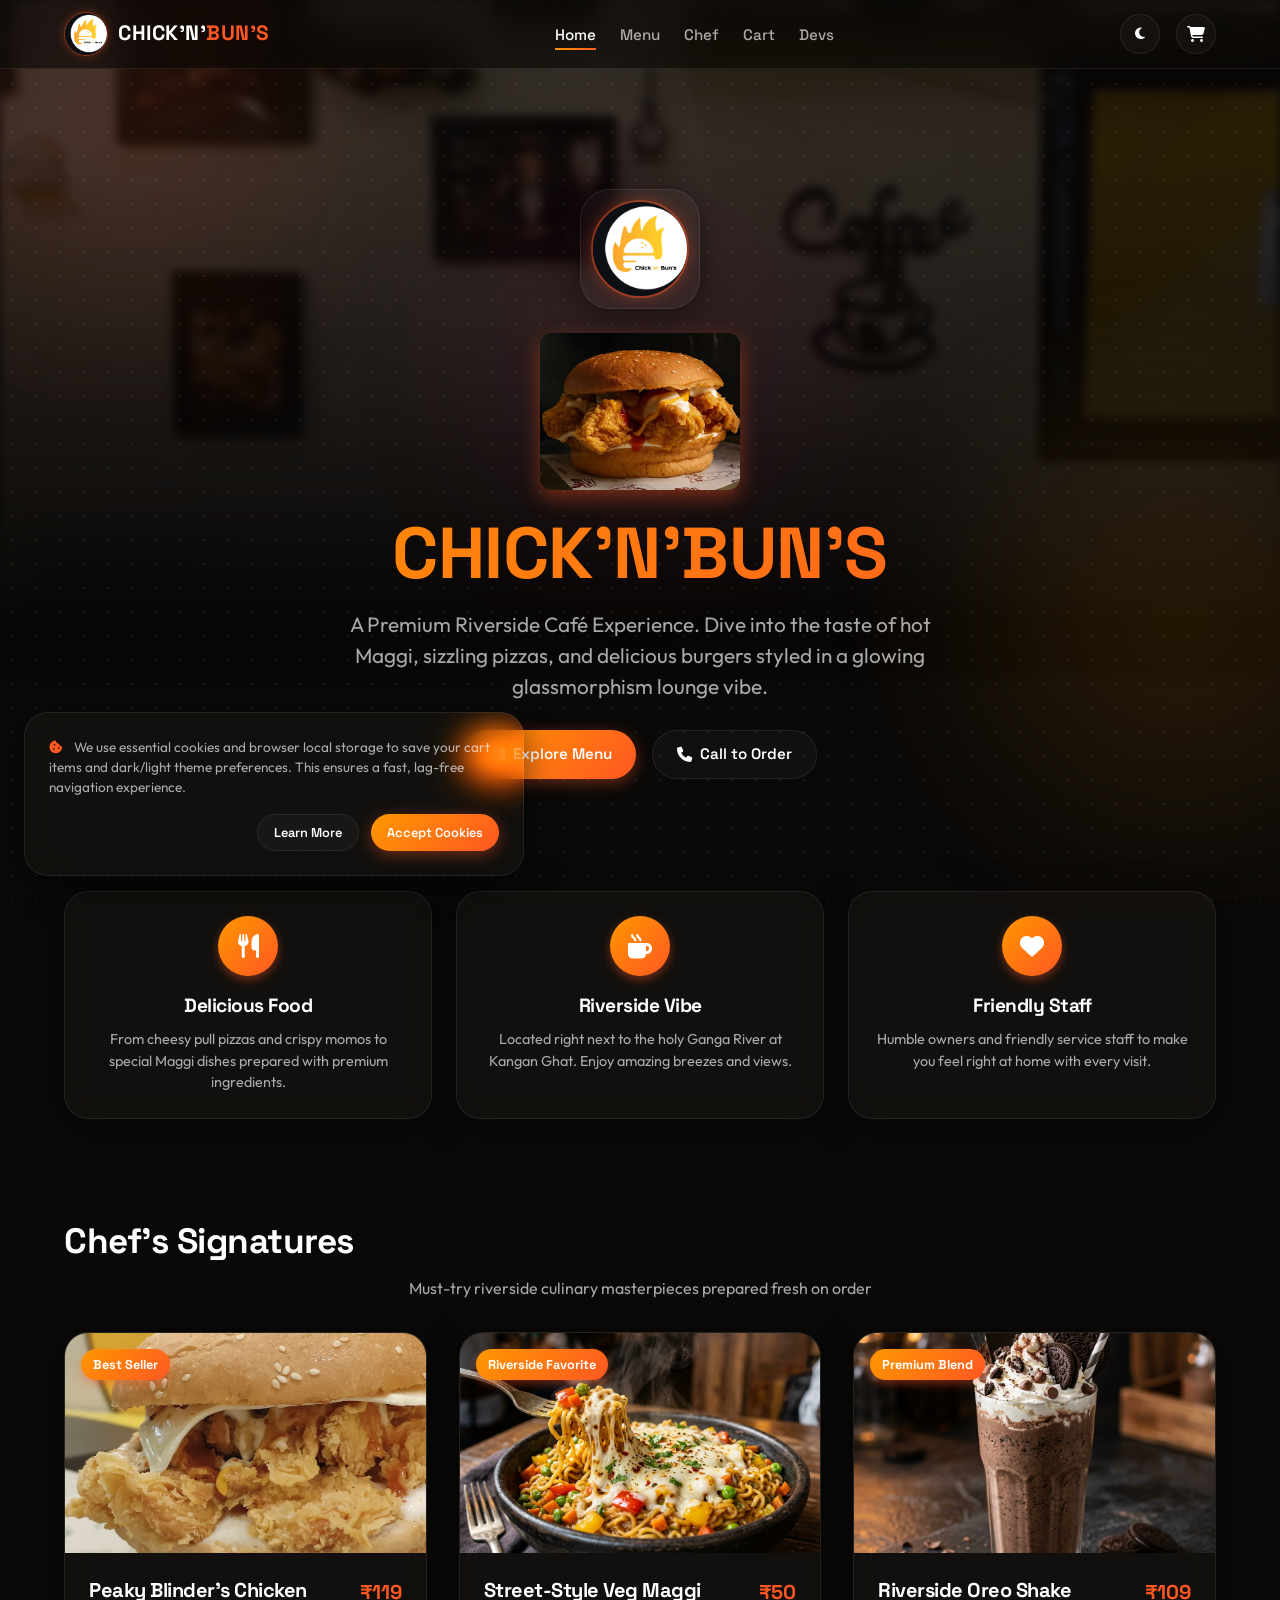
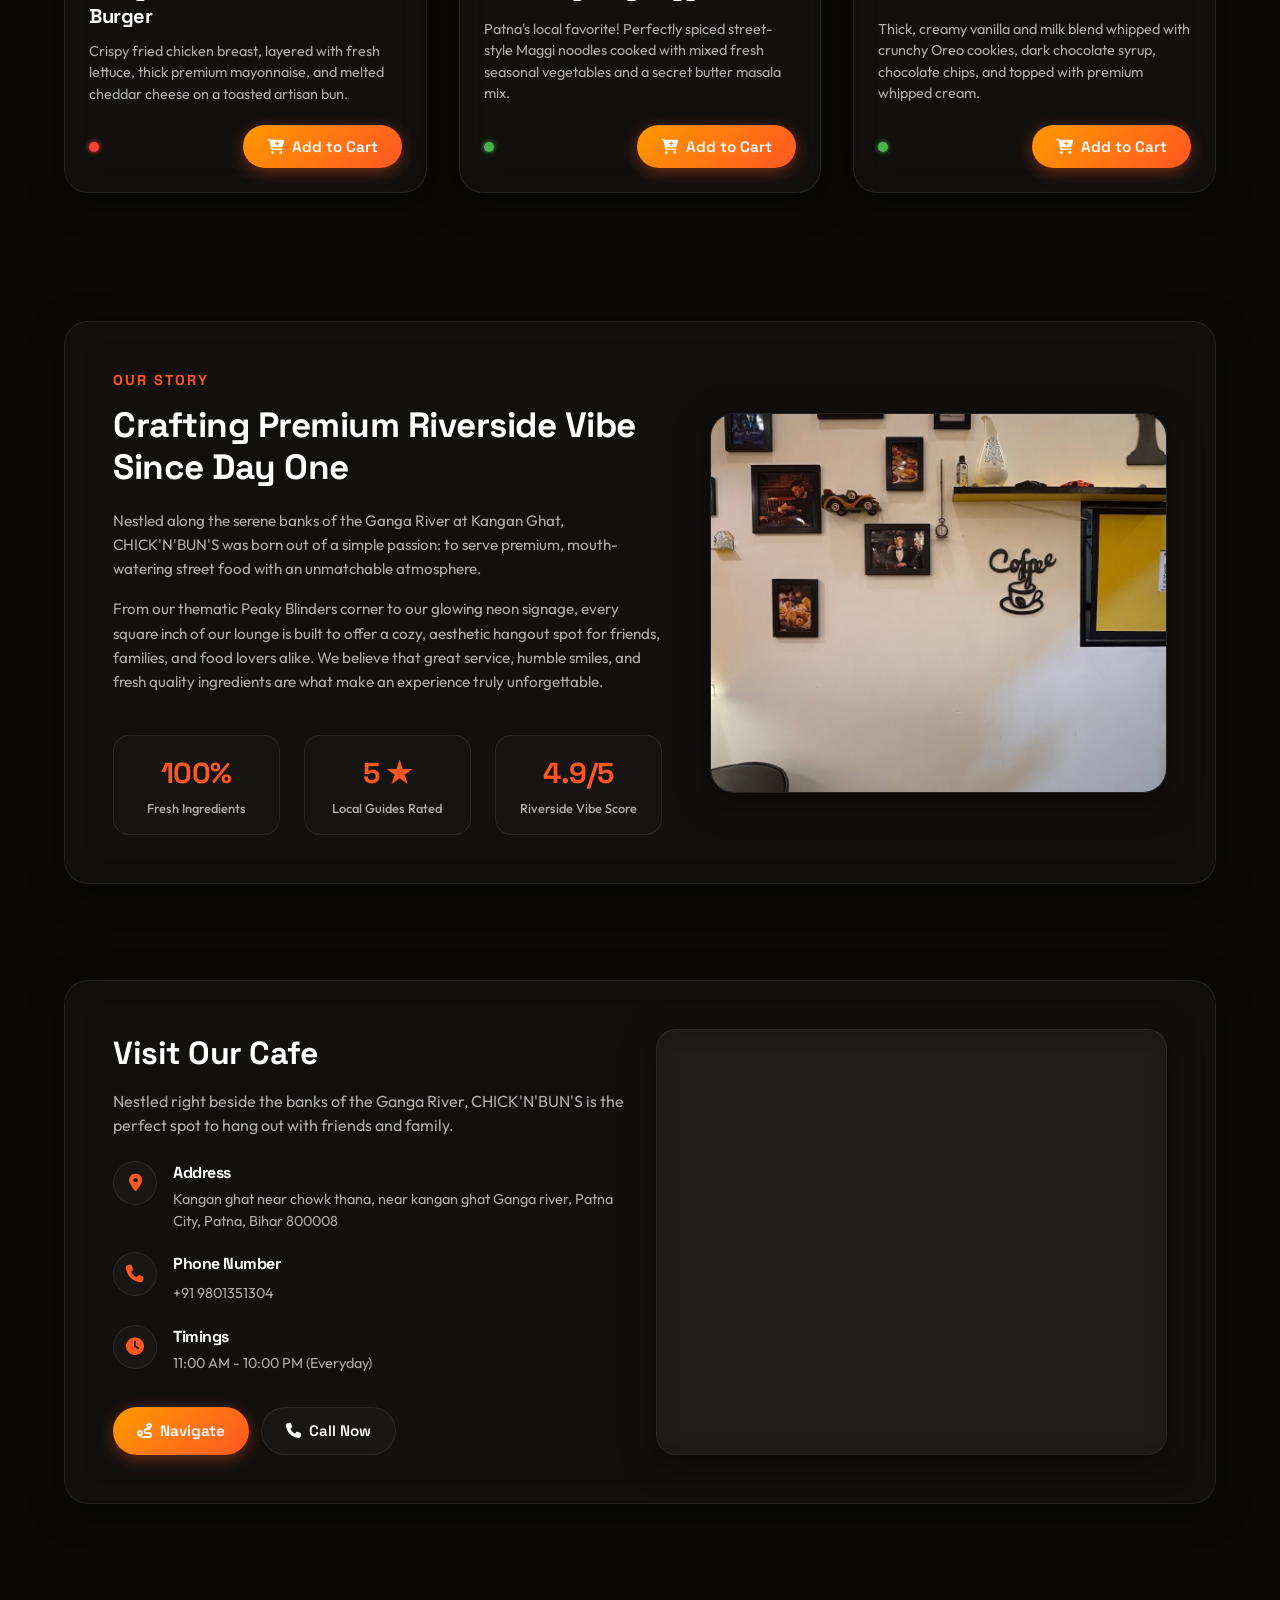
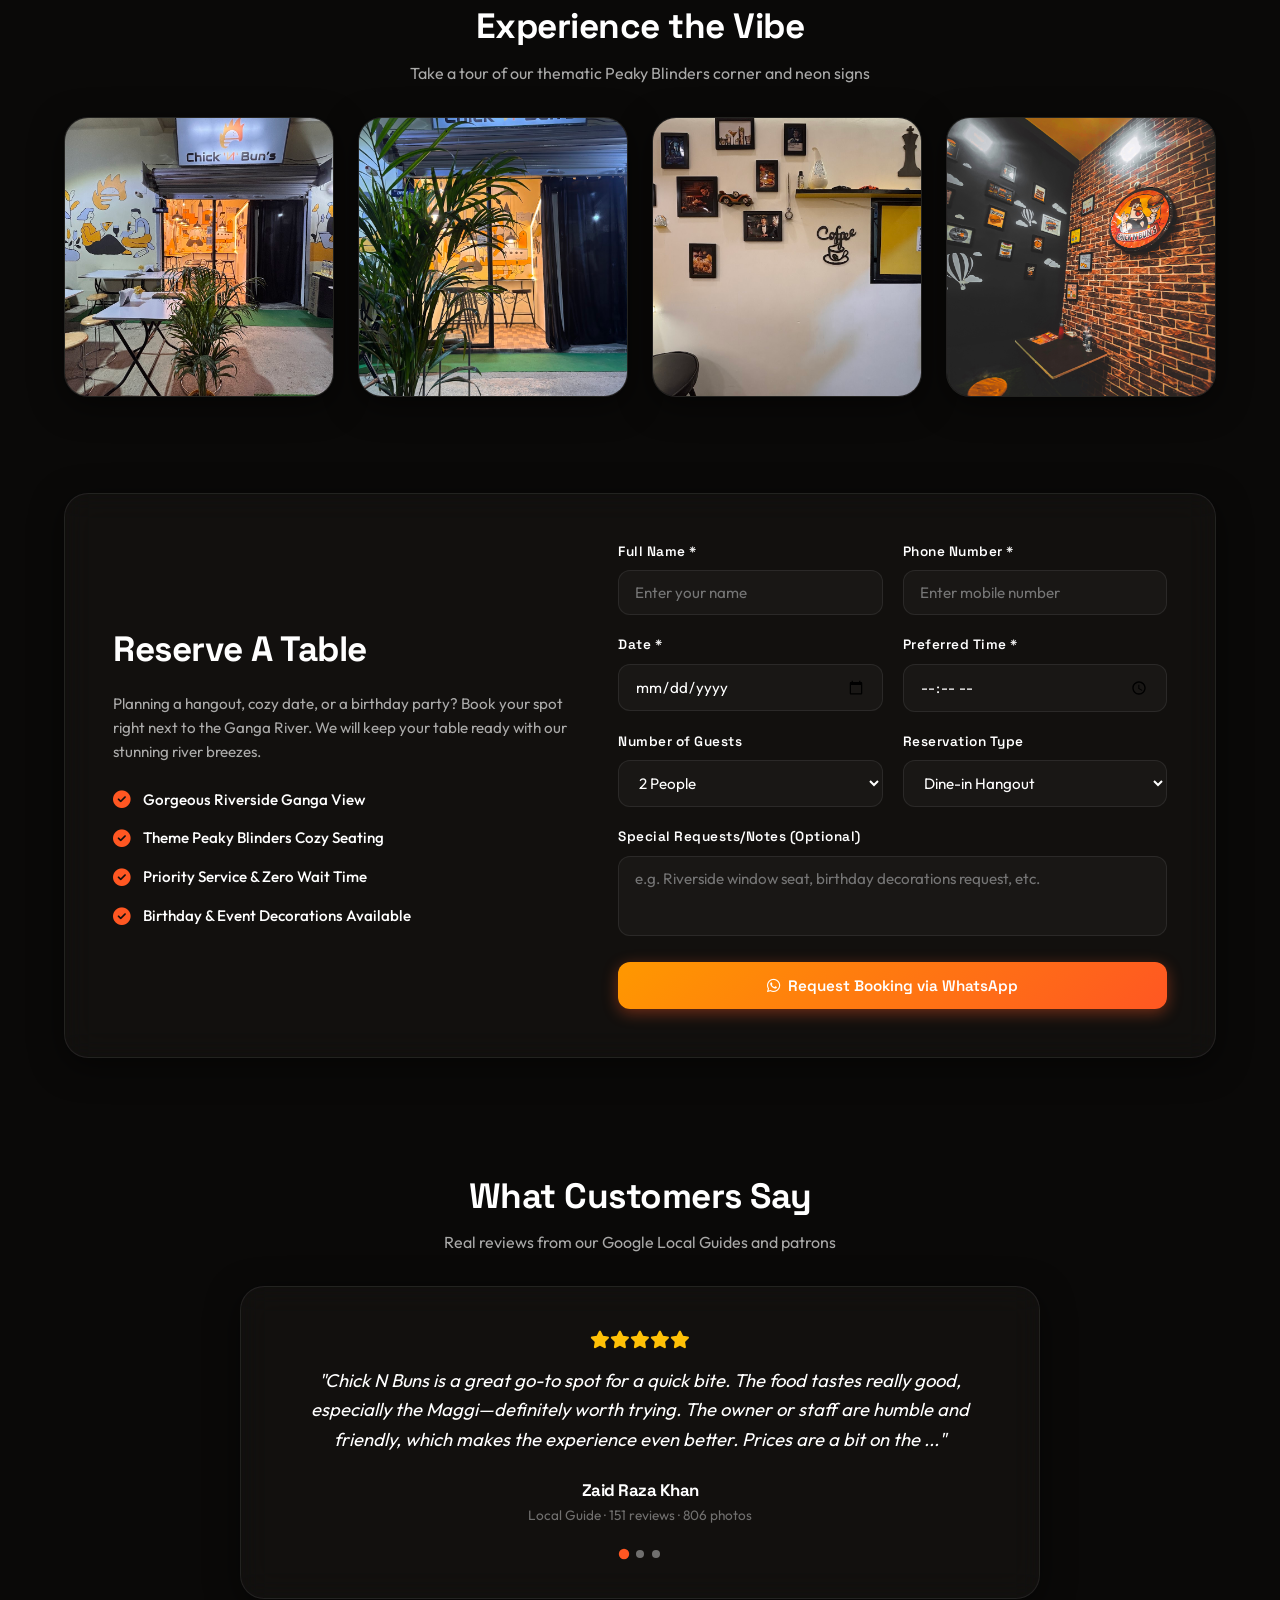
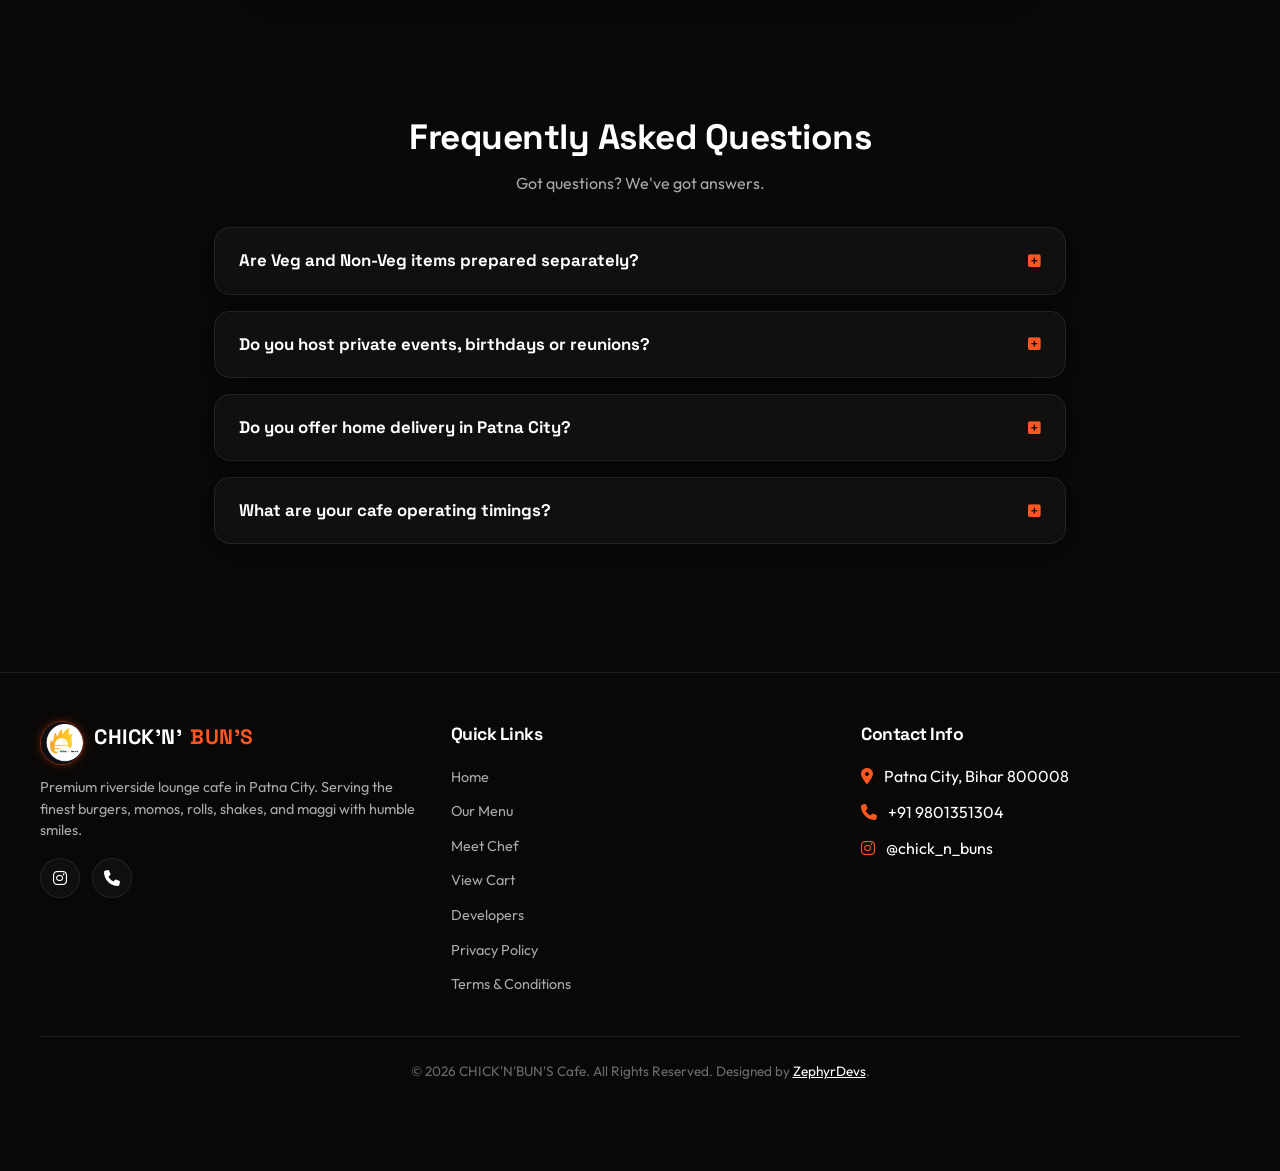
<file: index.html>
<!DOCTYPE html>
<html lang="en" data-theme="dark">
<head>
  <meta charset="UTF-8">
  <meta name="viewport" content="width=device-width, initial-scale=1.0, maximum-scale=1.0, user-scalable=no">
  <title>CHICK'N'BUN'S - Premium Glassmorphism Cafe</title>
  <meta name="description" content="Welcome to CHICK'N'BUN'S cafe in Patna City. Experience premium glassmorphism vibe, delicious maggi, pizzas, burgers and momos right next to the Kangan Ghat Ganga river.">
  
  <!-- Tab Favicon -->
  <link rel="icon" type="image/png" href="logo.png">
  
  <!-- Font Awesome Icons -->
  <link rel="stylesheet" href="https://cdnjs.cloudflare.com/ajax/libs/font-awesome/6.4.0/css/all.min.css">
  
  <!-- Custom CSS -->
  <link rel="stylesheet" href="styles.css">
  
  <!-- Immediate theme injection to prevent style flashes -->
  <script>
    const savedTheme = localStorage.getItem("theme") || "dark";
    document.documentElement.setAttribute("data-theme", savedTheme);
  </script>
</head>
<body>

  <!-- Loading Screen -->
  <div id="loader" class="loader-wrapper">
    <div class="loader-logo-container">
      <img src="logo.png" alt="Chick N Buns Logo" class="loader-logo">
      <div class="loader-circle"></div>
    </div>
    <div class="loader-text">CHICK'N'BUN'S</div>
  </div>

  <!-- Background decorations -->
  <div class="bg-blobs">
    <div class="blob blob-1"></div>
    <div class="blob blob-2"></div>
    <div class="blob blob-3"></div>
  </div>
  <div class="bg-dots"></div>

  <!-- Header Navigation -->
  <header>
    <div class="nav-container">
      <a href="index.html" class="logo-link">
        <img src="logo.png" alt="Chick N Buns Logo" class="brand-logo">
        <span class="brand-name">CHICK'N'<span>BUN'S</span></span>
      </a>
      <ul class="nav-links">
        <li><a href="index.html" class="nav-link active">Home</a></li>
        <li><a href="menu.html" class="nav-link">Menu</a></li>
        <li><a href="chef.html" class="nav-link">Chef</a></li>
        <li><a href="cart.html" class="nav-link">Cart</a></li>
        <li><a href="devs.html" class="nav-link">Devs</a></li>
      </ul>
      <div class="nav-actions">
        <button class="theme-toggle-btn" aria-label="Toggle theme">
          <i class="fa-solid fa-moon moon-icon"></i>
          <i class="fa-solid fa-sun sun-icon"></i>
        </button>
        <a href="cart.html" class="cart-icon-btn" aria-label="View Cart">
          <i class="fa-solid fa-cart-shopping"></i>
          <span class="cart-badge">0</span>
        </a>
      </div>
    </div>
  </header>

  <!-- Mobile Bottom Navigation Bar -->
  <nav class="mobile-nav">
    <div class="mobile-nav-container">
      <a href="index.html" class="mobile-nav-item active">
        <i class="fa-solid fa-house"></i>
        <span>Home</span>
      </a>
      <a href="menu.html" class="mobile-nav-item">
        <i class="fa-solid fa-book-open"></i>
        <span>Menu</span>
      </a>
      <a href="chef.html" class="mobile-nav-item">
        <i class="fa-solid fa-user-tie"></i>
        <span>Chef</span>
      </a>
      <a href="cart.html" class="mobile-nav-item cart-mobile">
        <i class="fa-solid fa-cart-shopping"></i>
        <span>Cart</span>
        <span class="cart-badge">0</span>
      </a>
      <a href="devs.html" class="mobile-nav-item">
        <i class="fa-solid fa-code"></i>
        <span>Devs</span>
      </a>
    </div>
  </nav>

  <!-- Hero Section -->
  <section class="hero">
    <div class="hero-logo-box glass-card">
      <img src="logo.png" alt="CHICK'N'BUN'S Logo">
    </div>
    <img src="burgir.png" alt="Featured Dish" class="hero-featured-image">
    <h1>CHICK'N'BUN'S</h1>
    <p>A Premium Riverside Café Experience. Dive into the taste of hot Maggi, sizzling pizzas, and delicious burgers styled in a glowing glassmorphism lounge vibe.</p>
    <div class="hero-actions">
      <a href="menu.html" class="btn btn-primary"><i class="fa-solid fa-book-open"></i> Explore Menu</a>
      <a href="tel:9801351304" class="btn btn-secondary"><i class="fa-solid fa-phone"></i> Call to Order</a>
    </div>
  </section>

  <!-- Highlights Section -->
  <section class="highlights">
    <div class="highlight-card glass-card">
      <div class="highlight-icon"><i class="fa-solid fa-utensils"></i></div>
      <h3>Delicious Food</h3>
      <p>From cheesy pull pizzas and crispy momos to special Maggi dishes prepared with premium ingredients.</p>
    </div>
    <div class="highlight-card glass-card">
      <div class="highlight-icon"><i class="fa-solid fa-mug-hot"></i></div>
      <h3>Riverside Vibe</h3>
      <p>Located right next to the holy Ganga River at Kangan Ghat. Enjoy amazing breezes and views.</p>
    </div>
    <div class="highlight-card glass-card">
      <div class="highlight-icon"><i class="fa-solid fa-heart"></i></div>
      <h3>Friendly Staff</h3>
      <p>Humble owners and friendly service staff to make you feel right at home with every visit.</p>
    </div>
  </section>

  <!-- Signature Specials Section -->
  <section class="signature-specials-section">
    <h2 class="section-title">Chef's Signatures</h2>
    <p class="section-subtitle" style="text-align: center; color: var(--text-secondary); margin-bottom: 32px;">Must-try riverside culinary masterpieces prepared fresh on order</p>
    
    <div class="specials-grid">
      <!-- Item 1: Chicken Burger -->
      <div class="special-item-card glass-card">
        <div class="special-badge">Best Seller</div>
        <div class="special-img-wrapper">
          <img src="chicken-burger.jpg" alt="Chicken Burger" loading="lazy">
        </div>
        <div class="special-info">
          <div class="special-header">
            <h3 class="special-name">Peaky Blinder's Chicken Burger</h3>
            <span class="special-price">₹119</span>
          </div>
           <p class="special-desc">Crispy fried chicken breast, layered with fresh lettuce, thick premium mayonnaise, and melted cheddar cheese on a toasted artisan bun.</p>
          <div class="special-actions">
            <span class="dot-indicator nonveg"></span>
            <button class="btn btn-primary" onclick="addToCartById('sp1')">
              <i class="fa-solid fa-cart-plus"></i> Add to Cart
            </button>
          </div>
        </div>
      </div>

      <!-- Item 2: Veg Maggi -->
      <div class="special-item-card glass-card">
        <div class="special-badge">Riverside Favorite</div>
        <div class="special-img-wrapper">
          <img src="veg-maggi.png" alt="Veg Maggi" loading="lazy">
        </div>
        <div class="special-info">
          <div class="special-header">
            <h3 class="special-name">Street-Style Veg Maggi</h3>
            <span class="special-price">₹50</span>
          </div>
          <p class="special-desc">Patna's local favorite! Perfectly spiced street-style Maggi noodles cooked with mixed fresh seasonal vegetables and a secret butter masala mix.</p>
          <div class="special-actions">
            <span class="dot-indicator veg"></span>
            <button class="btn btn-primary" onclick="addToCartById('mg4')">
              <i class="fa-solid fa-cart-plus"></i> Add to Cart
            </button>
          </div>
        </div>
      </div>

      <!-- Item 3: Oreo Shake -->
      <div class="special-item-card glass-card">
        <div class="special-badge">Premium Blend</div>
        <div class="special-img-wrapper">
          <img src="oreo-shake.png" alt="Oreo Shake" loading="lazy">
        </div>
        <div class="special-info">
          <div class="special-header">
            <h3 class="special-name">Riverside Oreo Shake</h3>
            <span class="special-price">₹109</span>
          </div>
          <p class="special-desc">Thick, creamy vanilla and milk blend whipped with crunchy Oreo cookies, dark chocolate syrup, chocolate chips, and topped with premium whipped cream.</p>
          <div class="special-actions">
            <span class="dot-indicator veg"></span>
            <button class="btn btn-primary" onclick="addToCartById('bv7')">
              <i class="fa-solid fa-cart-plus"></i> Add to Cart
            </button>
          </div>
        </div>
      </div>
    </div>
  </section>

  <!-- Our Story Section -->
  <section class="our-story-section">
    <div class="story-container glass-card">
      <div class="story-content">
        <span class="story-tag">Our Story</span>
        <h2 class="story-title">Crafting Premium Riverside Vibe Since Day One</h2>
        <p class="story-text">Nestled along the serene banks of the Ganga River at Kangan Ghat, CHICK'N'BUN'S was born out of a simple passion: to serve premium, mouth-watering street food with an unmatchable atmosphere.</p>
        <p class="story-text">From our thematic Peaky Blinders corner to our glowing neon signage, every square inch of our lounge is built to offer a cozy, aesthetic hangout spot for friends, families, and food lovers alike. We believe that great service, humble smiles, and fresh quality ingredients are what make an experience truly unforgettable.</p>
        <div class="story-stats">
          <div class="stat-card">
            <h3>100%</h3>
            <p>Fresh Ingredients</p>
          </div>
          <div class="stat-card">
            <h3>5 ★</h3>
            <p>Local Guides Rated</p>
          </div>
          <div class="stat-card">
            <h3>4.9/5</h3>
            <p>Riverside Vibe Score</p>
          </div>
        </div>
      </div>
      <div class="story-media">
        <img src="interior-peaky.jpg" alt="Cozy Lounge Cafe Interior" class="story-img" loading="lazy">
      </div>
    </div>
  </section>

  <!-- Contact and Location Map Section -->
  <section class="contact-section">
    <div class="contact-wrapper glass-card">
      <div class="contact-info">
        <h2 class="contact-title">Visit Our Cafe</h2>
        <p class="contact-desc">Nestled right beside the banks of the Ganga River, CHICK'N'BUN'S is the perfect spot to hang out with friends and family.</p>
        
        <div class="contact-detail-row">
          <div class="contact-detail-icon"><i class="fa-solid fa-location-dot"></i></div>
          <div class="contact-detail-content">
            <h4>Address</h4>
            <p>Kangan ghat near chowk thana, near kangan ghat Ganga river, Patna City, Patna, Bihar 800008</p>
          </div>
        </div>

        <div class="contact-detail-row">
          <div class="contact-detail-icon"><i class="fa-solid fa-phone"></i></div>
          <div class="contact-detail-content">
            <h4>Phone Number</h4>
            <a href="tel:9801351304">+91 9801351304</a>
          </div>
        </div>

        <div class="contact-detail-row">
          <div class="contact-detail-icon"><i class="fa-solid fa-clock"></i></div>
          <div class="contact-detail-content">
            <h4>Timings</h4>
            <p>11:00 AM - 10:00 PM (Everyday)</p>
          </div>
        </div>

        <div class="contact-actions">
          <a href="https://maps.google.com/?q=Kangan+ghat+Ganga+river+Patna+City" target="_blank" class="btn btn-primary"><i class="fa-solid fa-route"></i> Navigate</a>
          <a href="tel:9801351304" class="btn btn-secondary"><i class="fa-solid fa-phone"></i> Call Now</a>
        </div>
      </div>

      <!-- Map Block -->
      <div class="map-card glass-card">
        <!-- User provided embedded Google Map for CHICK'N'BUN'S -->
        <iframe 
          src="https://www.google.com/maps/embed?pb=!1m18!1m12!1m3!1d3598.1709711611616!2d85.23210449999999!3d25.5992344!2m3!1f0!2f0!3f0!3m2!1i1024!2i768!4f13.1!3m3!1m2!1s0x39ed5f6ee53ea379%3A0xcf2834d03ba60c78!2zQ0hJQ0vigJlO4oCZQlVO4oCZUw!5e0!3m2!1sen!2sin!4v1782484373300!5m2!1sen!2sin" 
          width="600" 
          height="450" 
          style="border:0;" 
          allowfullscreen="" 
          loading="lazy" 
          referrerpolicy="strict-origin-when-cross-origin">
        </iframe>
      </div>
    </div>
  </section>

  <!-- Gallery Section (Home Page Expansion) -->
  <section class="gallery-section">
    <h2 class="section-title">Experience the Vibe</h2>
    <p class="section-subtitle">Take a tour of our thematic Peaky Blinders corner and neon signs</p>
    
    <div class="gallery-grid">
      <div class="gallery-item glass-card">
        <img src="storefront.jpg" alt="CHICK'N'BUN'S Storefront" loading="lazy">
        <div class="gallery-overlay">
          <h4 class="gallery-overlay-text">Our Storefront</h4>
          <p class="gallery-overlay-sub">Welcome to Chick'n'Buns</p>
        </div>
      </div>
      
      <div class="gallery-item glass-card">
        <img src="storefront-close.jpg" alt="CHICK'N'BUN'S Storefront Close-up" loading="lazy">
        <div class="gallery-overlay">
          <h4 class="gallery-overlay-text">Riverside Entrance</h4>
          <p class="gallery-overlay-sub">Ganga River Patna City</p>
        </div>
      </div>

      <div class="gallery-item glass-card">
        <img src="interior-peaky.jpg" alt="Peaky Blinders Interior Theme" loading="lazy">
        <div class="gallery-overlay">
          <h4 class="gallery-overlay-text">Peaky Blinders Corner</h4>
          <p class="gallery-overlay-sub">By Order of Chick'n'Buns</p>
        </div>
      </div>

      <div class="gallery-item glass-card">
        <img src="interior-sign.png" alt="Glow Sign Neon Interior" loading="lazy">
        <div class="gallery-overlay">
          <h4 class="gallery-overlay-text">Glowing Signage</h4>
          <p class="gallery-overlay-sub">Cozy Aesthetics</p>
        </div>
      </div>
    </div>
  </section>

  <!-- Table Booking Section -->
  <section class="booking-section">
    <div class="booking-wrapper glass-card">
      <div class="booking-info">
        <h2>Reserve A Table</h2>
        <p>Planning a hangout, cozy date, or a birthday party? Book your spot right next to the Ganga River. We will keep your table ready with our stunning river breezes.</p>
        
        <ul class="booking-benefits">
          <li><i class="fa-solid fa-circle-check"></i> Gorgeous Riverside Ganga View</li>
          <li><i class="fa-solid fa-circle-check"></i> Theme Peaky Blinders Cozy Seating</li>
          <li><i class="fa-solid fa-circle-check"></i> Priority Service & Zero Wait Time</li>
          <li><i class="fa-solid fa-circle-check"></i> Birthday & Event Decorations Available</li>
        </ul>
      </div>

      <div class="booking-form-container">
        <form id="table-booking-form" class="booking-form">
          <div>
            <label for="booking-name">Full Name *</label>
            <input type="text" id="booking-name" placeholder="Enter your name" required>
          </div>
          <div>
            <label for="booking-phone">Phone Number *</label>
            <input type="tel" id="booking-phone" placeholder="Enter mobile number" required>
          </div>
          <div>
            <label for="booking-date">Date *</label>
            <input type="date" id="booking-date" required>
          </div>
          <div>
            <label for="booking-time">Preferred Time *</label>
            <input type="time" id="booking-time" required>
          </div>
          <div>
            <label for="booking-guests">Number of Guests</label>
            <select id="booking-guests">
              <option value="1">1 Person</option>
              <option value="2" selected>2 People</option>
              <option value="4">4 People</option>
              <option value="6">6 People</option>
              <option value="8">8+ People (Group)</option>
            </select>
          </div>
          <div>
            <label for="booking-type">Reservation Type</label>
            <select id="booking-type">
              <option value="Dine-in Hangout">Dine-in Hangout</option>
              <option value="Cozy Date">Cozy Date</option>
              <option value="Birthday Party">Birthday Party</option>
              <option value="Family Gathering">Family Gathering</option>
              <option value="Riverside Reunion">Riverside Reunion</option>
            </select>
          </div>
          <div class="form-group-full">
            <label for="booking-notes">Special Requests/Notes (Optional)</label>
            <textarea id="booking-notes" placeholder="e.g. Riverside window seat, birthday decorations request, etc."></textarea>
          </div>
          <div class="form-group-full">
            <button type="submit" class="btn btn-primary" style="width: 100%; border-radius: 12px; padding: 14px;">
              <i class="fa-brands fa-whatsapp"></i> Request Booking via WhatsApp
            </button>
          </div>
        </form>
      </div>
    </div>
  </section>

  <!-- Reviews Section -->
  <section class="reviews-section">
    <h2 class="section-title">What Customers Say</h2>
    <p class="section-subtitle">Real reviews from our Google Local Guides and patrons</p>
    
    <div class="reviews-carousel glass-card">
      <div class="review-slider">
        <!-- Injected via script.js -->
        <div class="review-slide active">
          <p class="review-text">Loading fresh reviews...</p>
        </div>
      </div>
      <div class="carousel-indicators">
        <!-- Injected via script.js -->
        <div class="indicator-dot active"></div>
      </div>
    </div>
  </section>

  <!-- FAQ Section -->
  <section class="faq-section">
    <h2 class="section-title" style="text-align: center;">Frequently Asked Questions</h2>
    <p class="section-subtitle" style="text-align: center; color: var(--text-secondary); margin-bottom: 24px;">Got questions? We've got answers.</p>
    
    <div class="faq-container">
      <details class="faq-item">
        <summary>Are Veg and Non-Veg items prepared separately?</summary>
        <div class="faq-content">
          Yes, absolutely. We maintain strict hygiene standards and cook all vegetarian items in separate utensils and cooking zones to respect our customers' dietary preferences.
        </div>
      </details>

      <details class="faq-item">
        <summary>Do you host private events, birthdays or reunions?</summary>
        <div class="faq-content">
          Yes, we do! Our cafe interior features an aesthetic Peaky Blinders corner and neon signs, which is a perfect setting for birthday celebrations, cozy reunions, and gatherings. You can book a spot using the table reservation form above.
        </div>
      </details>

      <details class="faq-item">
        <summary>Do you offer home delivery in Patna City?</summary>
        <div class="faq-content">
          We primarily offer self-pickup and takeaways. However, for delivery inside Patna City (near Kangan Ghat and Chowk area), please contact us directly at +91 9801351304 to confirm if delivery staff is currently available.
        </div>
      </details>

      <details class="faq-item">
        <summary>What are your cafe operating timings?</summary>
        <div class="faq-content">
          CHICK'N'BUN'S is open every day of the week from 11:00 AM to 10:00 PM. We look forward to serving you!
        </div>
      </details>
    </div>
  </section>

  <!-- Footer -->
  <footer>
    <div class="footer-container">
      <div class="footer-about">
        <a href="index.html" class="logo-link" style="margin-bottom: 12px;">
          <img src="logo.png" alt="Chick N Buns Logo" class="brand-logo">
          <span class="brand-name">CHICK'N'<span>BUN'S</span></span>
        </a>
        <p>Premium riverside lounge cafe in Patna City. Serving the finest burgers, momos, rolls, shakes, and maggi with humble smiles.</p>
        <div class="social-links">
          <a href="https://www.instagram.com/chick_n_buns/" target="_blank" class="social-btn" aria-label="Instagram"><i class="fa-brands fa-instagram"></i></a>
          <a href="tel:9801351304" class="social-btn" aria-label="Phone"><i class="fa-solid fa-phone"></i></a>
        </div>
      </div>
      
      <div>
        <h3 class="footer-links-title">Quick Links</h3>
        <ul class="footer-links">
          <li><a href="index.html">Home</a></li>
          <li><a href="menu.html">Our Menu</a></li>
          <li><a href="chef.html">Meet Chef</a></li>
          <li><a href="cart.html">View Cart</a></li>
          <li><a href="devs.html">Developers</a></li>
          <li><a href="privacy.html">Privacy Policy</a></li>
          <li><a href="terms.html">Terms & Conditions</a></li>
        </ul>
      </div>

      <div>
        <h3 class="footer-links-title">Contact Info</h3>
        <ul class="footer-links" style="gap: 12px;">
          <li><i class="fa-solid fa-location-dot" style="color: var(--accent-color); margin-right: 8px;"></i> Patna City, Bihar 800008</li>
          <li><i class="fa-solid fa-phone" style="color: var(--accent-color); margin-right: 8px;"></i> +91 9801351304</li>
          <li><i class="fa-brands fa-instagram" style="color: var(--accent-color); margin-right: 8px;"></i> @chick_n_buns</li>
        </ul>
      </div>
    </div>
    
    <div class="footer-bottom">
      &copy; 2026 CHICK'N'BUN'S Cafe. All Rights Reserved. Designed by <a href="devs.html" style="color: var(--text-primary); text-decoration: underline;">ZephyrDevs</a>.
    </div>
  </footer>

  <!-- Cookie Consent Banner -->
  <div id="cookie-banner" class="cookie-banner glass-card">
    <div class="cookie-banner-text">
      <i class="fa-solid fa-cookie-bite" style="color: var(--accent-color); margin-right: 8px;"></i>
      We use essential cookies and browser local storage to save your cart items and dark/light theme preferences. This ensures a fast, lag-free navigation experience.
    </div>
    <div class="cookie-banner-actions">
      <a href="privacy.html" class="btn btn-secondary" style="padding: 8px 16px; font-size: 0.8rem;">Learn More</a>
      <button id="accept-cookies" class="btn btn-primary" style="padding: 8px 16px; font-size: 0.8rem;">Accept Cookies</button>
    </div>
  </div>

  <!-- Script Files -->
  <script src="menu-data.js"></script>
  <script src="script.js"></script>
</body>
</html>
</file>
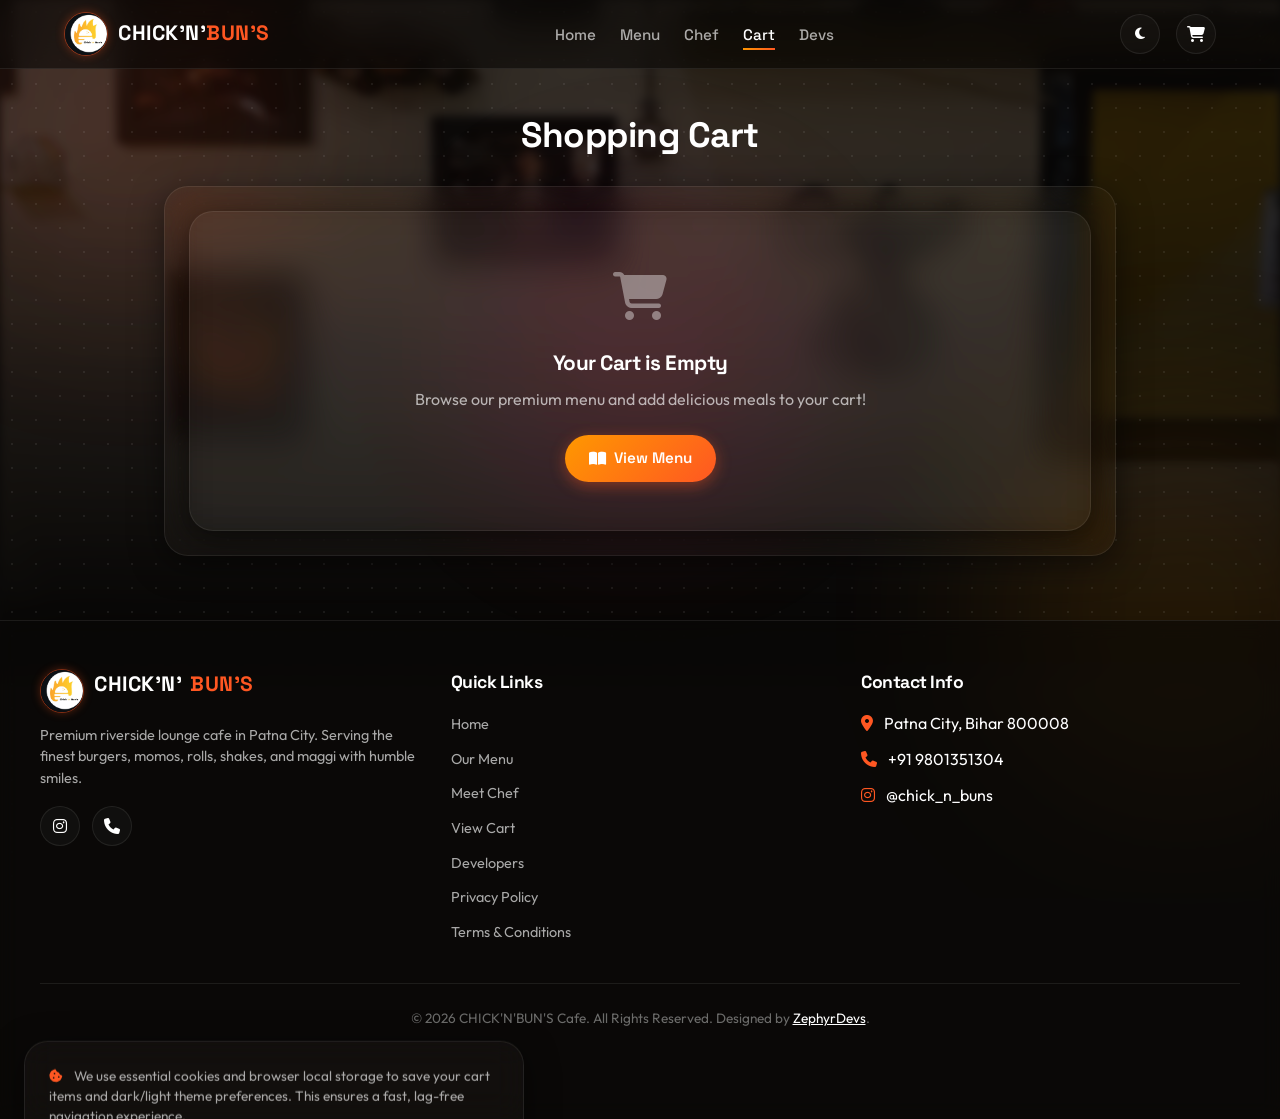
<file: cart.html>
<!DOCTYPE html>
<html lang="en" data-theme="dark">
<head>
  <meta charset="UTF-8">
  <meta name="viewport" content="width=device-width, initial-scale=1.0, maximum-scale=1.0, user-scalable=no">
  <title>Your Cart - CHICK'N'BUN'S</title>
  <meta name="description" content="View items in your cart at CHICK'N'BUN'S café. Adjust quantities, review subtotal, and place orders directly via WhatsApp or Phone call.">
  
  <!-- Tab Favicon -->
  <link rel="icon" type="image/png" href="logo.png">
  
  <!-- Font Awesome Icons -->
  <link rel="stylesheet" href="https://cdnjs.cloudflare.com/ajax/libs/font-awesome/6.4.0/css/all.min.css">
  
  <!-- Custom CSS -->
  <link rel="stylesheet" href="styles.css">
  
  <!-- Immediate theme injection to prevent style flashes -->
  <script>
    const savedTheme = localStorage.getItem("theme") || "dark";
    document.documentElement.setAttribute("data-theme", savedTheme);
  </script>
</head>
<body>

  <!-- Loading Screen -->
  <div id="loader" class="loader-wrapper">
    <div class="loader-logo-container">
      <img src="logo.png" alt="Chick N Buns Logo" class="loader-logo">
      <div class="loader-circle"></div>
    </div>
    <div class="loader-text">CHICK'N'BUN'S</div>
  </div>

  <!-- Background decorations -->
  <div class="bg-blobs">
    <div class="blob blob-1"></div>
    <div class="blob blob-2"></div>
    <div class="blob blob-3"></div>
  </div>
  <div class="bg-dots"></div>

  <!-- Header Navigation -->
  <header>
    <div class="nav-container">
      <a href="index.html" class="logo-link">
        <img src="logo.png" alt="Chick N Buns Logo" class="brand-logo">
        <span class="brand-name">CHICK'N'<span>BUN'S</span></span>
      </a>
      <ul class="nav-links">
        <li><a href="index.html" class="nav-link">Home</a></li>
        <li><a href="menu.html" class="nav-link">Menu</a></li>
        <li><a href="chef.html" class="nav-link">Chef</a></li>
        <li><a href="cart.html" class="nav-link active">Cart</a></li>
        <li><a href="devs.html" class="nav-link">Devs</a></li>
      </ul>
      <div class="nav-actions">
        <button class="theme-toggle-btn" aria-label="Toggle theme">
          <i class="fa-solid fa-moon moon-icon"></i>
          <i class="fa-solid fa-sun sun-icon"></i>
        </button>
        <a href="cart.html" class="cart-icon-btn active" aria-label="View Cart">
          <i class="fa-solid fa-cart-shopping"></i>
          <span class="cart-badge">0</span>
        </a>
      </div>
    </div>
  </header>

  <!-- Mobile Bottom Navigation Bar -->
  <nav class="mobile-nav">
    <div class="mobile-nav-container">
      <a href="index.html" class="mobile-nav-item">
        <i class="fa-solid fa-house"></i>
        <span>Home</span>
      </a>
      <a href="menu.html" class="mobile-nav-item">
        <i class="fa-solid fa-book-open"></i>
        <span>Menu</span>
      </a>
      <a href="chef.html" class="mobile-nav-item">
        <i class="fa-solid fa-user-tie"></i>
        <span>Chef</span>
      </a>
      <a href="cart.html" class="mobile-nav-item cart-mobile active">
        <i class="fa-solid fa-cart-shopping"></i>
        <span>Cart</span>
        <span class="cart-badge">0</span>
      </a>
      <a href="devs.html" class="mobile-nav-item">
        <i class="fa-solid fa-code"></i>
        <span>Devs</span>
      </a>
    </div>
  </nav>

  <!-- Cart Section Container -->
  <main class="cart-section-container">
    <h1 style="font-family: var(--font-title); font-size: 2.2rem; font-weight: 800; margin-bottom: 24px; text-align: center;">Shopping Cart</h1>
    
    <!-- Cart Grid (Switches columns dynamically in CSS & JS) -->
    <div class="cart-layout" id="cart-layout-grid">
      
      <!-- Items Listing Column -->
      <div class="cart-items-panel glass-card" id="cart-items-container">
        <!-- Rendered dynamically by script.js -->
        <div class="cart-empty-state">
          <p>Loading your cart items...</p>
        </div>
      </div>

      <!-- Pricing Summary Column -->
      <div class="cart-summary-panel glass-card" id="cart-summary-card" style="display: none;">
        <h2 class="summary-title">Summary</h2>
        
        <div class="summary-row">
          <span>Subtotal</span>
          <span id="cart-subtotal">₹0</span>
        </div>
        
        <div class="summary-row">
          <span>GST (5%)</span>
          <span id="cart-gst">₹0</span>
        </div>
        
        <div class="summary-row">
          <span>Delivery Charges</span>
          <span style="color: var(--veg-color); font-weight: 600;">FREE</span>
        </div>
        
        <div class="summary-row total-row">
          <span>Total Amount</span>
          <span class="total-price" id="cart-total">₹0</span>
        </div>

        <div class="checkout-notice">
          <i class="fa-solid fa-circle-info" style="color: var(--accent-color); margin-right: 4px;"></i> 
          Submit order via WhatsApp, then call us to confirm preparation!
        </div>

        <div class="checkout-btn-group">
          <button class="btn whatsapp-checkout-btn" id="whatsapp-checkout">
            <i class="fa-brands fa-whatsapp"></i> Order via WhatsApp
          </button>
          <a href="tel:9801351304" class="btn btn-secondary">
            <i class="fa-solid fa-phone"></i> Call to Order (+91 9801351304)
          </a>
        </div>
      </div>

    </div>
  </main>

  <!-- Footer -->
  <footer>
    <div class="footer-container">
      <div class="footer-about">
        <a href="index.html" class="logo-link" style="margin-bottom: 12px;">
          <img src="logo.png" alt="Chick N Buns Logo" class="brand-logo">
          <span class="brand-name">CHICK'N'<span>BUN'S</span></span>
        </a>
        <p>Premium riverside lounge cafe in Patna City. Serving the finest burgers, momos, rolls, shakes, and maggi with humble smiles.</p>
        <div class="social-links">
          <a href="https://www.instagram.com/chick_n_buns/" target="_blank" class="social-btn" aria-label="Instagram"><i class="fa-brands fa-instagram"></i></a>
          <a href="tel:9801351304" class="social-btn" aria-label="Phone"><i class="fa-solid fa-phone"></i></a>
        </div>
      </div>
      
      <div>
        <h3 class="footer-links-title">Quick Links</h3>
        <ul class="footer-links">
          <li><a href="index.html">Home</a></li>
          <li><a href="menu.html">Our Menu</a></li>
          <li><a href="chef.html">Meet Chef</a></li>
          <li><a href="cart.html">View Cart</a></li>
          <li><a href="devs.html">Developers</a></li>
          <li><a href="privacy.html">Privacy Policy</a></li>
          <li><a href="terms.html">Terms & Conditions</a></li>
        </ul>
      </div>

      <div>
        <h3 class="footer-links-title">Contact Info</h3>
        <ul class="footer-links" style="gap: 12px;">
          <li><i class="fa-solid fa-location-dot" style="color: var(--accent-color); margin-right: 8px;"></i> Patna City, Bihar 800008</li>
          <li><i class="fa-solid fa-phone" style="color: var(--accent-color); margin-right: 8px;"></i> +91 9801351304</li>
          <li><i class="fa-brands fa-instagram" style="color: var(--accent-color); margin-right: 8px;"></i> @chick_n_buns</li>
        </ul>
      </div>
    </div>
    
    <div class="footer-bottom">
      &copy; 2026 CHICK'N'BUN'S Cafe. All Rights Reserved. Designed by <a href="devs.html" style="color: var(--text-primary); text-decoration: underline;">ZephyrDevs</a>.
    </div>
  </footer>

  <!-- Cookie Consent Banner -->
  <div id="cookie-banner" class="cookie-banner glass-card">
    <div class="cookie-banner-text">
      <i class="fa-solid fa-cookie-bite" style="color: var(--accent-color); margin-right: 8px;"></i>
      We use essential cookies and browser local storage to save your cart items and dark/light theme preferences. This ensures a fast, lag-free navigation experience.
    </div>
    <div class="cookie-banner-actions">
      <a href="privacy.html" class="btn btn-secondary" style="padding: 8px 16px; font-size: 0.8rem;">Learn More</a>
      <button id="accept-cookies" class="btn btn-primary" style="padding: 8px 16px; font-size: 0.8rem;">Accept Cookies</button>
    </div>
  </div>

  <!-- Script Files -->
  <script src="menu-data.js"></script>
  <script src="script.js"></script>
</body>
</html>
</file>
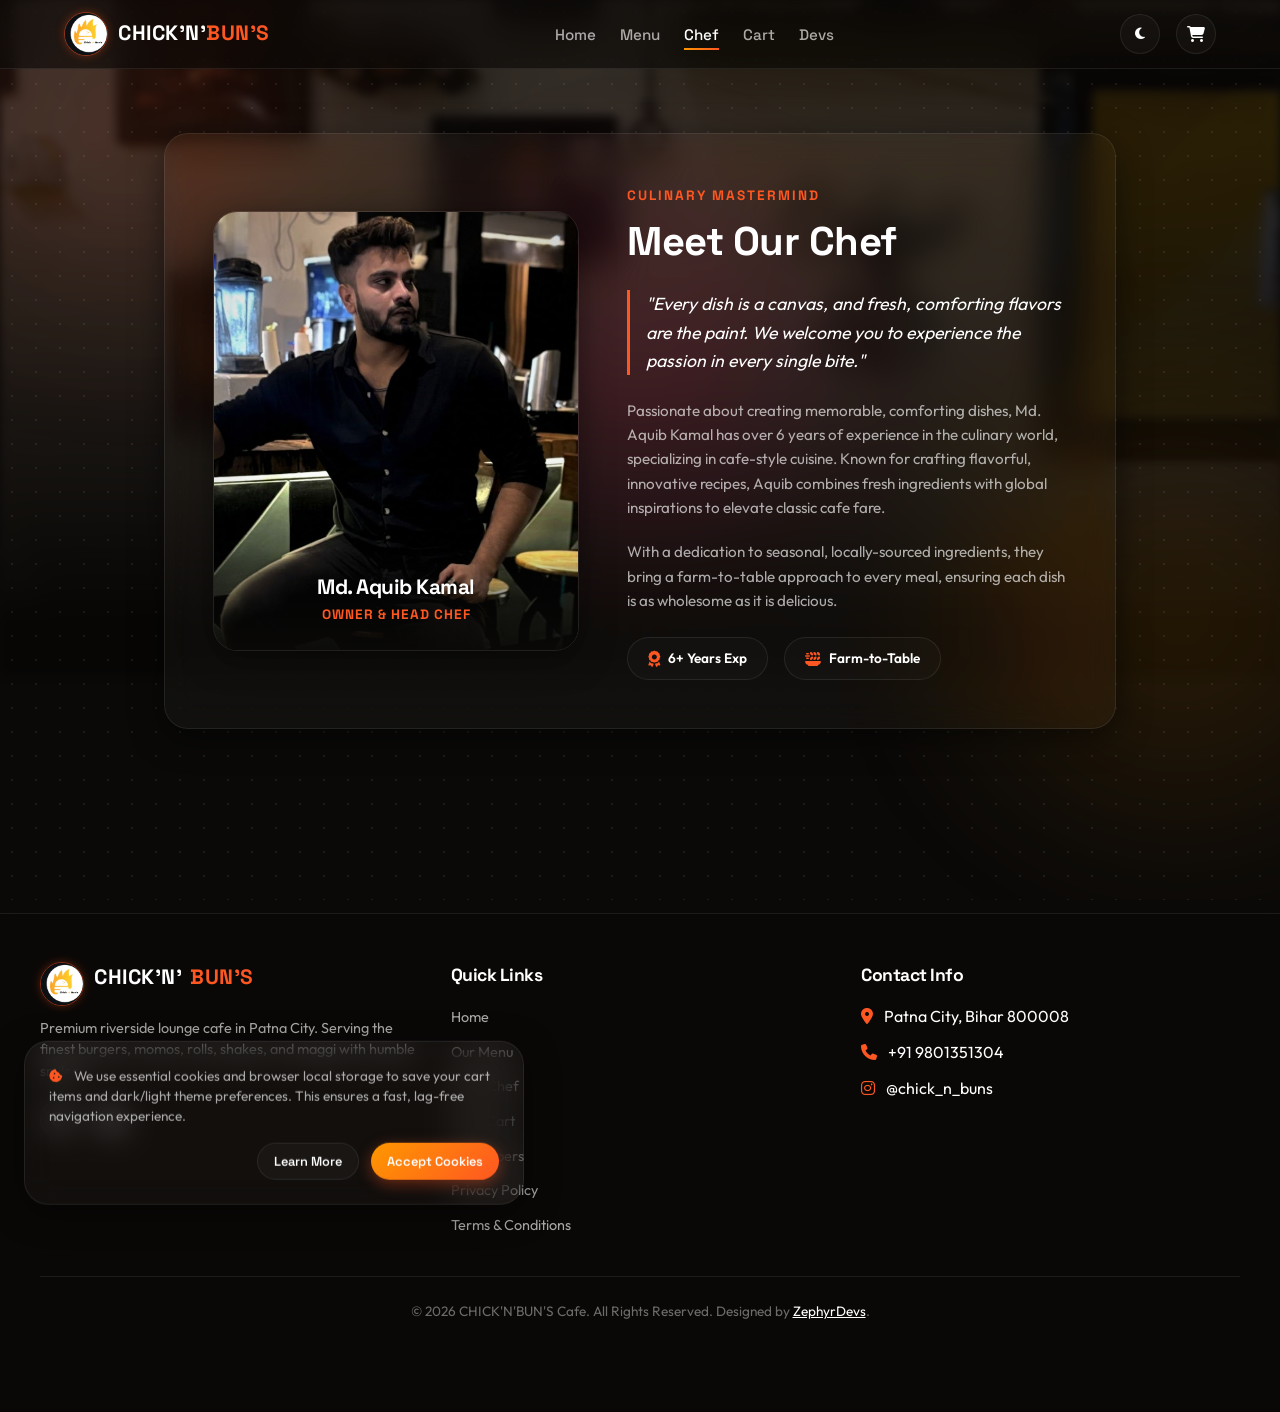
<file: chef.html>
<!DOCTYPE html>
<html lang="en" data-theme="dark">
<head>
  <meta charset="UTF-8">
  <meta name="viewport" content="width=device-width, initial-scale=1.0, maximum-scale=1.0, user-scalable=no">
  <title>Meet the Chef - CHICK'N'BUN'S</title>
  <meta name="description" content="Meet Md. Aquib Kamal, the owner and head chef of CHICK'N'BUN'S café in Patna City. Discover their culinary passion and 6+ years of cafe experience.">
  
  <!-- Tab Favicon -->
  <link rel="icon" type="image/png" href="logo.png">
  
  <!-- Font Awesome Icons -->
  <link rel="stylesheet" href="https://cdnjs.cloudflare.com/ajax/libs/font-awesome/6.4.0/css/all.min.css">
  
  <!-- Custom CSS -->
  <link rel="stylesheet" href="styles.css">
  
  <!-- Immediate theme injection to prevent style flashes -->
  <script>
    const savedTheme = localStorage.getItem("theme") || "dark";
    document.documentElement.setAttribute("data-theme", savedTheme);
  </script>
</head>
<body>

  <!-- Loading Screen -->
  <div id="loader" class="loader-wrapper">
    <div class="loader-logo-container">
      <img src="logo.png" alt="Chick N Buns Logo" class="loader-logo">
      <div class="loader-circle"></div>
    </div>
    <div class="loader-text">CHICK'N'BUN'S</div>
  </div>

  <!-- Background decorations -->
  <div class="bg-blobs">
    <div class="blob blob-1"></div>
    <div class="blob blob-2"></div>
    <div class="blob blob-3"></div>
  </div>
  <div class="bg-dots"></div>

  <!-- Header Navigation -->
  <header>
    <div class="nav-container">
      <a href="index.html" class="logo-link">
        <img src="logo.png" alt="Chick N Buns Logo" class="brand-logo">
        <span class="brand-name">CHICK'N'<span>BUN'S</span></span>
      </a>
      <ul class="nav-links">
        <li><a href="index.html" class="nav-link">Home</a></li>
        <li><a href="menu.html" class="nav-link">Menu</a></li>
        <li><a href="chef.html" class="nav-link active">Chef</a></li>
        <li><a href="cart.html" class="nav-link">Cart</a></li>
        <li><a href="devs.html" class="nav-link">Devs</a></li>
      </ul>
      <div class="nav-actions">
        <button class="theme-toggle-btn" aria-label="Toggle theme">
          <i class="fa-solid fa-moon moon-icon"></i>
          <i class="fa-solid fa-sun sun-icon"></i>
        </button>
        <a href="cart.html" class="cart-icon-btn" aria-label="View Cart">
          <i class="fa-solid fa-cart-shopping"></i>
          <span class="cart-badge">0</span>
        </a>
      </div>
    </div>
  </header>

  <!-- Mobile Bottom Navigation Bar -->
  <nav class="mobile-nav">
    <div class="mobile-nav-container">
      <a href="index.html" class="mobile-nav-item">
        <i class="fa-solid fa-house"></i>
        <span>Home</span>
      </a>
      <a href="menu.html" class="mobile-nav-item">
        <i class="fa-solid fa-book-open"></i>
        <span>Menu</span>
      </a>
      <a href="chef.html" class="mobile-nav-item active">
        <i class="fa-solid fa-user-tie"></i>
        <span>Chef</span>
      </a>
      <a href="cart.html" class="mobile-nav-item cart-mobile">
        <i class="fa-solid fa-cart-shopping"></i>
        <span>Cart</span>
        <span class="cart-badge">0</span>
      </a>
      <a href="devs.html" class="mobile-nav-item">
        <i class="fa-solid fa-code"></i>
        <span>Devs</span>
      </a>
    </div>
  </nav>

  <!-- Chef Bio Main Content -->
  <main class="chef-section">
    <div class="chef-card glass-card">
      <div class="chef-media">
        <img src="iquib.jpg" alt="Md. Aquib Kamal" onerror="this.src='logo.png'">
        <div class="chef-overlay">
          <h3>Md. Aquib Kamal</h3>
          <p>Owner & Head Chef</p>
        </div>
      </div>
      
      <div class="chef-details">
        <span class="chef-tag">Culinary Mastermind</span>
        <h1>Meet Our Chef</h1>
        
        <p class="chef-quote">
          "Every dish is a canvas, and fresh, comforting flavors are the paint. We welcome you to experience the passion in every single bite."
        </p>
        
        <p class="chef-bio-text">
          Passionate about creating memorable, comforting dishes, Md. Aquib Kamal has over 6 years of experience in the culinary world, specializing in cafe-style cuisine. Known for crafting flavorful, innovative recipes, Aquib combines fresh ingredients with global inspirations to elevate classic cafe fare.
        </p>
        
        <p class="chef-bio-text">
          With a dedication to seasonal, locally-sourced ingredients, they bring a farm-to-table approach to every meal, ensuring each dish is as wholesome as it is delicious.
        </p>
        
        <div class="chef-badges">
          <div class="chef-badge-item">
            <i class="fa-solid fa-award"></i>
            <span>6+ Years Exp</span>
          </div>
          <div class="chef-badge-item">
            <i class="fa-solid fa-plate-wheat"></i>
            <span>Farm-to-Table</span>
          </div>
        </div>
      </div>
    </div>
  </main>

  <!-- Footer -->
  <footer>
    <div class="footer-container">
      <div class="footer-about">
        <a href="index.html" class="logo-link" style="margin-bottom: 12px;">
          <img src="logo.png" alt="Chick N Buns Logo" class="brand-logo">
          <span class="brand-name">CHICK'N'<span>BUN'S</span></span>
        </a>
        <p>Premium riverside lounge cafe in Patna City. Serving the finest burgers, momos, rolls, shakes, and maggi with humble smiles.</p>
        <div class="social-links">
          <a href="https://www.instagram.com/chick_n_buns/" target="_blank" class="social-btn" aria-label="Instagram"><i class="fa-brands fa-instagram"></i></a>
          <a href="tel:9801351304" class="social-btn" aria-label="Phone"><i class="fa-solid fa-phone"></i></a>
        </div>
      </div>
      
      <div>
        <h3 class="footer-links-title">Quick Links</h3>
        <ul class="footer-links">
          <li><a href="index.html">Home</a></li>
          <li><a href="menu.html">Our Menu</a></li>
          <li><a href="chef.html">Meet Chef</a></li>
          <li><a href="cart.html">View Cart</a></li>
          <li><a href="devs.html">Developers</a></li>
          <li><a href="privacy.html">Privacy Policy</a></li>
          <li><a href="terms.html">Terms & Conditions</a></li>
        </ul>
      </div>

      <div>
        <h3 class="footer-links-title">Contact Info</h3>
        <ul class="footer-links" style="gap: 12px;">
          <li><i class="fa-solid fa-location-dot" style="color: var(--accent-color); margin-right: 8px;"></i> Patna City, Bihar 800008</li>
          <li><i class="fa-solid fa-phone" style="color: var(--accent-color); margin-right: 8px;"></i> +91 9801351304</li>
          <li><i class="fa-brands fa-instagram" style="color: var(--accent-color); margin-right: 8px;"></i> @chick_n_buns</li>
        </ul>
      </div>
    </div>
    
    <div class="footer-bottom">
      &copy; 2026 CHICK'N'BUN'S Cafe. All Rights Reserved. Designed by <a href="devs.html" style="color: var(--text-primary); text-decoration: underline;">ZephyrDevs</a>.
    </div>
  </footer>

  <!-- Cookie Consent Banner -->
  <div id="cookie-banner" class="cookie-banner glass-card">
    <div class="cookie-banner-text">
      <i class="fa-solid fa-cookie-bite" style="color: var(--accent-color); margin-right: 8px;"></i>
      We use essential cookies and browser local storage to save your cart items and dark/light theme preferences. This ensures a fast, lag-free navigation experience.
    </div>
    <div class="cookie-banner-actions">
      <a href="privacy.html" class="btn btn-secondary" style="padding: 8px 16px; font-size: 0.8rem;">Learn More</a>
      <button id="accept-cookies" class="btn btn-primary" style="padding: 8px 16px; font-size: 0.8rem;">Accept Cookies</button>
    </div>
  </div>

  <!-- Script Files -->
  <script src="menu-data.js"></script>
  <script src="script.js"></script>
</body>
</html>
</file>
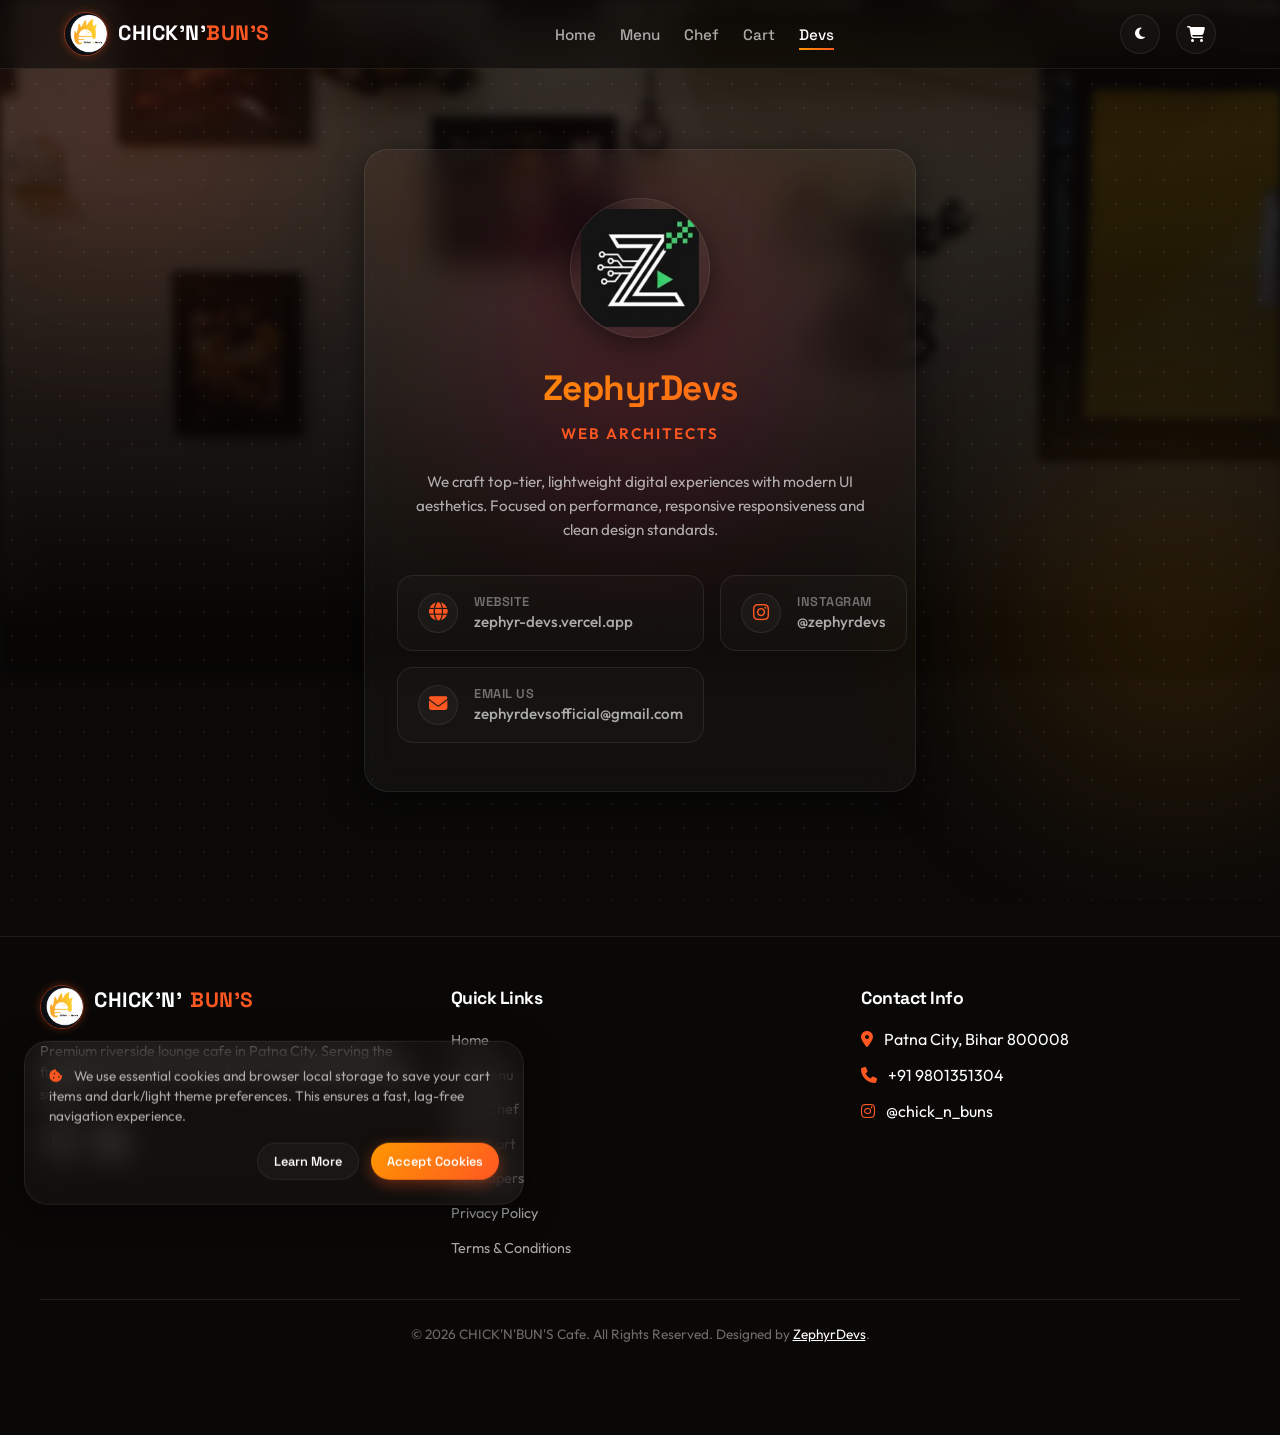
<file: devs.html>
<!DOCTYPE html>
<html lang="en" data-theme="dark">
<head>
  <meta charset="UTF-8">
  <meta name="viewport" content="width=device-width, initial-scale=1.0, maximum-scale=1.0, user-scalable=no">
  <title>Developers - ZephyrDevs</title>
  <meta name="description" content="Meet ZephyrDevs, the development team behind CHICK'N'BUN'S cafe website. Premium web engineering, UX design and web applications.">
  
  <!-- Tab Favicon -->
  <link rel="icon" type="image/png" href="logo.png">
  
  <!-- Font Awesome Icons -->
  <link rel="stylesheet" href="https://cdnjs.cloudflare.com/ajax/libs/font-awesome/6.4.0/css/all.min.css">
  
  <!-- Custom CSS -->
  <link rel="stylesheet" href="styles.css">
  
  <!-- Immediate theme injection to prevent style flashes -->
  <script>
    const savedTheme = localStorage.getItem("theme") || "dark";
    document.documentElement.setAttribute("data-theme", savedTheme);
  </script>
</head>
<body>

  <!-- Loading Screen -->
  <div id="loader" class="loader-wrapper">
    <div class="loader-logo-container">
      <img src="logo.png" alt="Chick N Buns Logo" class="loader-logo">
      <div class="loader-circle"></div>
    </div>
    <div class="loader-text">CHICK'N'BUN'S</div>
  </div>

  <!-- Background decorations -->
  <div class="bg-blobs">
    <div class="blob blob-1"></div>
    <div class="blob blob-2"></div>
    <div class="blob blob-3"></div>
  </div>
  <div class="bg-dots"></div>

  <!-- Header Navigation -->
  <header>
    <div class="nav-container">
      <a href="index.html" class="logo-link">
        <img src="logo.png" alt="Chick N Buns Logo" class="brand-logo">
        <span class="brand-name">CHICK'N'<span>BUN'S</span></span>
      </a>
      <ul class="nav-links">
        <li><a href="index.html" class="nav-link">Home</a></li>
        <li><a href="menu.html" class="nav-link">Menu</a></li>
        <li><a href="chef.html" class="nav-link">Chef</a></li>
        <li><a href="cart.html" class="nav-link">Cart</a></li>
        <li><a href="devs.html" class="nav-link active">Devs</a></li>
      </ul>
      <div class="nav-actions">
        <button class="theme-toggle-btn" aria-label="Toggle theme">
          <i class="fa-solid fa-moon moon-icon"></i>
          <i class="fa-solid fa-sun sun-icon"></i>
        </button>
        <a href="cart.html" class="cart-icon-btn" aria-label="View Cart">
          <i class="fa-solid fa-cart-shopping"></i>
          <span class="cart-badge">0</span>
        </a>
      </div>
    </div>
  </header>

  <!-- Mobile Bottom Navigation Bar -->
  <nav class="mobile-nav">
    <div class="mobile-nav-container">
      <a href="index.html" class="mobile-nav-item">
        <i class="fa-solid fa-house"></i>
        <span>Home</span>
      </a>
      <a href="menu.html" class="mobile-nav-item">
        <i class="fa-solid fa-book-open"></i>
        <span>Menu</span>
      </a>
      <a href="chef.html" class="mobile-nav-item">
        <i class="fa-solid fa-user-tie"></i>
        <span>Chef</span>
      </a>
      <a href="cart.html" class="mobile-nav-item cart-mobile">
        <i class="fa-solid fa-cart-shopping"></i>
        <span>Cart</span>
        <span class="cart-badge">0</span>
      </a>
      <a href="devs.html" class="mobile-nav-item active">
        <i class="fa-solid fa-code"></i>
        <span>Devs</span>
      </a>
    </div>
  </nav>

  <!-- Developers Section -->
  <main class="devs-section">
    <div class="devs-card glass-card">
      <div class="devs-logo-wrapper">
        <!-- Displaying zephyrdevs logo as requested -->
        <img src="zephyr-logo.png" alt="ZephyrDevs Logo" onerror="this.src='logo.png'">
      </div>
      <h2 class="devs-name">ZephyrDevs</h2>
      <div class="devs-tagline">Web Architects</div>
      <p class="devs-desc">We craft top-tier, lightweight digital experiences with modern UI aesthetics. Focused on performance, responsive responsiveness and clean design standards.</p>
      
      <!-- Contact links -->
      <div class="devs-links-grid">
        <a href="https://zephyr-devs.vercel.app" target="_blank" class="devs-contact-item">
          <div class="devs-contact-icon"><i class="fa-solid fa-globe"></i></div>
          <div class="devs-contact-text">
            <h4>Website</h4>
            <p>zephyr-devs.vercel.app</p>
          </div>
        </a>

        <a href="https://www.instagram.com/zephyrdevs/" target="_blank" class="devs-contact-item">
          <div class="devs-contact-icon"><i class="fa-brands fa-instagram"></i></div>
          <div class="devs-contact-text">
            <h4>Instagram</h4>
            <p>@zephyrdevs</p>
          </div>
        </a>

        <a href="mailto:zephyrdevsofficial@gmail.com" class="devs-contact-item" style="grid-column: span 1;">
          <div class="devs-contact-icon"><i class="fa-solid fa-envelope"></i></div>
          <div class="devs-contact-text">
            <h4>Email Us</h4>
            <p>zephyrdevsofficial@gmail.com</p>
          </div>
        </a>
      </div>
    </div>
  </main>

  <!-- Footer -->
  <footer>
    <div class="footer-container">
      <div class="footer-about">
        <a href="index.html" class="logo-link" style="margin-bottom: 12px;">
          <img src="logo.png" alt="Chick N Buns Logo" class="brand-logo">
          <span class="brand-name">CHICK'N'<span>BUN'S</span></span>
        </a>
        <p>Premium riverside lounge cafe in Patna City. Serving the finest burgers, momos, rolls, shakes, and maggi with humble smiles.</p>
        <div class="social-links">
          <a href="https://www.instagram.com/chick_n_buns/" target="_blank" class="social-btn" aria-label="Instagram"><i class="fa-brands fa-instagram"></i></a>
          <a href="tel:9801351304" class="social-btn" aria-label="Phone"><i class="fa-solid fa-phone"></i></a>
        </div>
      </div>
      
      <div>
        <h3 class="footer-links-title">Quick Links</h3>
        <ul class="footer-links">
          <li><a href="index.html">Home</a></li>
          <li><a href="menu.html">Our Menu</a></li>
          <li><a href="chef.html">Meet Chef</a></li>
          <li><a href="cart.html">View Cart</a></li>
          <li><a href="devs.html">Developers</a></li>
          <li><a href="privacy.html">Privacy Policy</a></li>
          <li><a href="terms.html">Terms & Conditions</a></li>
        </ul>
      </div>

      <div>
        <h3 class="footer-links-title">Contact Info</h3>
        <ul class="footer-links" style="gap: 12px;">
          <li><i class="fa-solid fa-location-dot" style="color: var(--accent-color); margin-right: 8px;"></i> Patna City, Bihar 800008</li>
          <li><i class="fa-solid fa-phone" style="color: var(--accent-color); margin-right: 8px;"></i> +91 9801351304</li>
          <li><i class="fa-brands fa-instagram" style="color: var(--accent-color); margin-right: 8px;"></i> @chick_n_buns</li>
        </ul>
      </div>
    </div>
    
    <div class="footer-bottom">
      &copy; 2026 CHICK'N'BUN'S Cafe. All Rights Reserved. Designed by <a href="devs.html" style="color: var(--text-primary); text-decoration: underline;">ZephyrDevs</a>.
    </div>
  </footer>

  <!-- Cookie Consent Banner -->
  <div id="cookie-banner" class="cookie-banner glass-card">
    <div class="cookie-banner-text">
      <i class="fa-solid fa-cookie-bite" style="color: var(--accent-color); margin-right: 8px;"></i>
      We use essential cookies and browser local storage to save your cart items and dark/light theme preferences. This ensures a fast, lag-free navigation experience.
    </div>
    <div class="cookie-banner-actions">
      <a href="privacy.html" class="btn btn-secondary" style="padding: 8px 16px; font-size: 0.8rem;">Learn More</a>
      <button id="accept-cookies" class="btn btn-primary" style="padding: 8px 16px; font-size: 0.8rem;">Accept Cookies</button>
    </div>
  </div>

  <!-- Script Files -->
  <script src="menu-data.js"></script>
  <script src="script.js"></script>
</body>
</html>
</file>
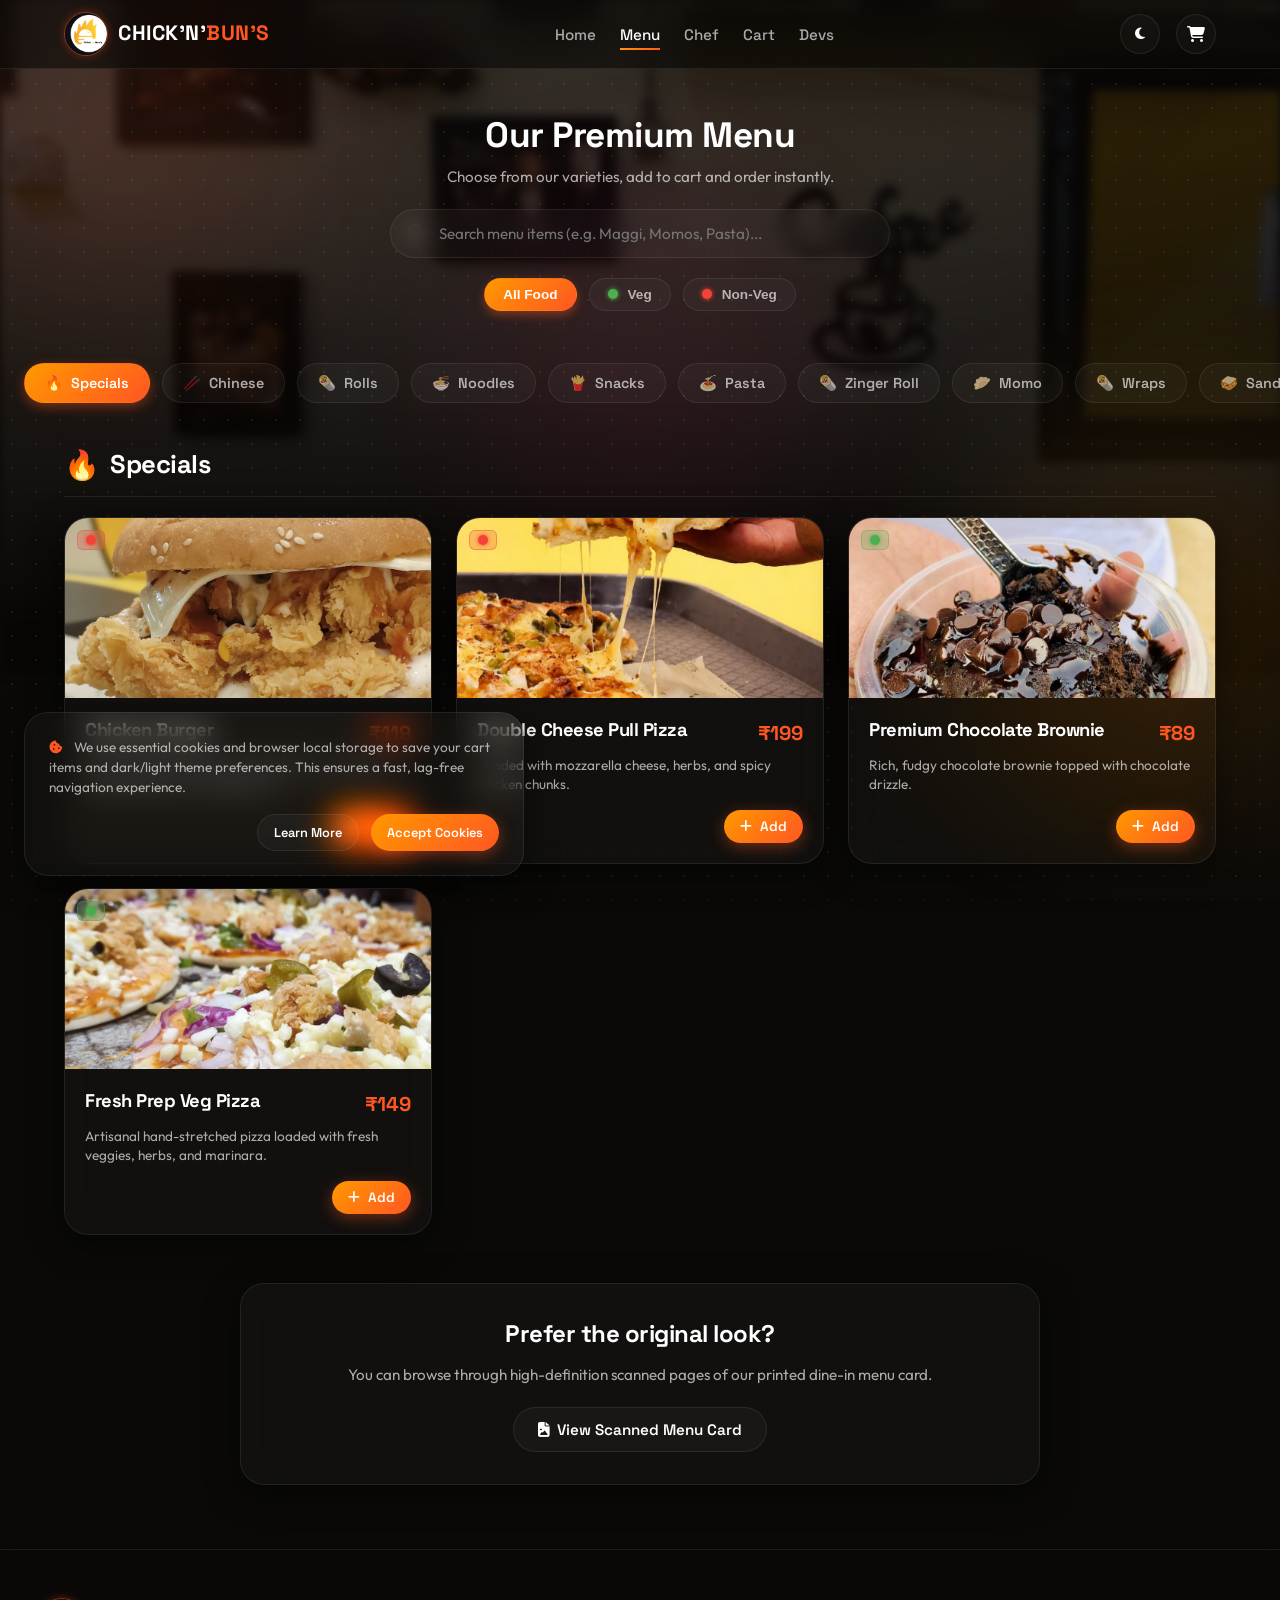
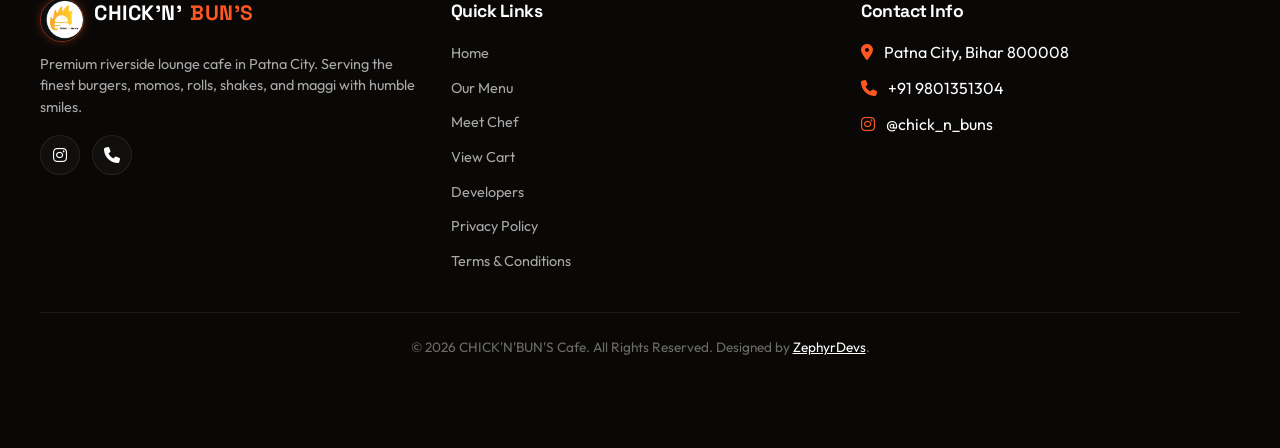
<file: menu.html>
<!DOCTYPE html>
<html lang="en" data-theme="dark">
<head>
  <meta charset="UTF-8">
  <meta name="viewport" content="width=device-width, initial-scale=1.0, maximum-scale=1.0, user-scalable=no">
  <title>Our Menu - CHICK'N'BUN'S</title>
  <meta name="description" content="Explore the gourmet menu of CHICK'N'BUN'S. Browse through Noodles, Rolls, Snacks, Shakes, and Momos. Add to cart and order directly on WhatsApp or Call.">
  
  <!-- Tab Favicon -->
  <link rel="icon" type="image/png" href="logo.png">
  
  <!-- Font Awesome Icons -->
  <link rel="stylesheet" href="https://cdnjs.cloudflare.com/ajax/libs/font-awesome/6.4.0/css/all.min.css">
  
  <!-- Custom CSS -->
  <link rel="stylesheet" href="styles.css">
  
  <!-- Immediate theme injection to prevent style flashes -->
  <script>
    const savedTheme = localStorage.getItem("theme") || "dark";
    document.documentElement.setAttribute("data-theme", savedTheme);
  </script>
</head>
<body>

  <!-- Loading Screen -->
  <div id="loader" class="loader-wrapper">
    <div class="loader-logo-container">
      <img src="logo.png" alt="Chick N Buns Logo" class="loader-logo">
      <div class="loader-circle"></div>
    </div>
    <div class="loader-text">CHICK'N'BUN'S</div>
  </div>

  <!-- Background decorations -->
  <div class="bg-blobs">
    <div class="blob blob-1"></div>
    <div class="blob blob-2"></div>
    <div class="blob blob-3"></div>
  </div>
  <div class="bg-dots"></div>

  <!-- Header Navigation -->
  <header>
    <div class="nav-container">
      <a href="index.html" class="logo-link">
        <img src="logo.png" alt="Chick N Buns Logo" class="brand-logo">
        <span class="brand-name">CHICK'N'<span>BUN'S</span></span>
      </a>
      <ul class="nav-links">
        <li><a href="index.html" class="nav-link">Home</a></li>
        <li><a href="menu.html" class="nav-link active">Menu</a></li>
        <li><a href="chef.html" class="nav-link">Chef</a></li>
        <li><a href="cart.html" class="nav-link">Cart</a></li>
        <li><a href="devs.html" class="nav-link">Devs</a></li>
      </ul>
      <div class="nav-actions">
        <button class="theme-toggle-btn" aria-label="Toggle theme">
          <i class="fa-solid fa-moon moon-icon"></i>
          <i class="fa-solid fa-sun sun-icon"></i>
        </button>
        <a href="cart.html" class="cart-icon-btn" aria-label="View Cart">
          <i class="fa-solid fa-cart-shopping"></i>
          <span class="cart-badge">0</span>
        </a>
      </div>
    </div>
  </header>

  <!-- Mobile Bottom Navigation Bar -->
  <nav class="mobile-nav">
    <div class="mobile-nav-container">
      <a href="index.html" class="mobile-nav-item">
        <i class="fa-solid fa-house"></i>
        <span>Home</span>
      </a>
      <a href="menu.html" class="mobile-nav-item active">
        <i class="fa-solid fa-book-open"></i>
        <span>Menu</span>
      </a>
      <a href="chef.html" class="mobile-nav-item">
        <i class="fa-solid fa-user-tie"></i>
        <span>Chef</span>
      </a>
      <a href="cart.html" class="mobile-nav-item cart-mobile">
        <i class="fa-solid fa-cart-shopping"></i>
        <span>Cart</span>
        <span class="cart-badge">0</span>
      </a>
      <a href="devs.html" class="mobile-nav-item">
        <i class="fa-solid fa-code"></i>
        <span>Devs</span>
      </a>
    </div>
  </nav>

  <!-- Menu Header & Controls -->
  <section class="menu-header">
    <h1 style="font-family: var(--font-title); font-size: 2.2rem; font-weight: 800;">Our Premium Menu</h1>
    <p style="color: var(--text-secondary); font-size: 0.95rem; margin-top: 4px;">Choose from our varieties, add to cart and order instantly.</p>
    
    <!-- Search Bar -->
    <div class="menu-search-wrapper">
      <i class="fa-solid fa-magnifying-glass search-icon"></i>
      <input type="text" id="menu-search" class="menu-search-input" placeholder="Search menu items (e.g. Maggi, Momos, Pasta)...">
    </div>

    <!-- Veg/Nonveg Filters -->
    <div class="filter-options">
      <button class="filter-chip active all-chip" data-filter="all">All Food</button>
      <button class="filter-chip veg-chip" data-filter="veg">
        <span class="dot-indicator veg" style="position:static; margin-right:4px;"></span> Veg
      </button>
      <button class="filter-chip nonveg-chip" data-filter="nonveg">
        <span class="dot-indicator nonveg" style="position:static; margin-right:4px;"></span> Non-Veg
      </button>
    </div>
  </section>

  <!-- Categories Horizontal Slider -->
  <div class="categories-slider" id="categories-slider">
    <!-- Injected dynamically via script.js -->
    <button class="category-tab active">Specials</button>
  </div>

  <!-- Menu Listing Container -->
  <main class="menu-grid-container" id="menu-grid-container">
    <!-- Menu items and sections will be rendered here dynamically by script.js -->
    <div class="cart-empty-state glass-card" style="margin: 20px auto; max-width: 500px;">
      <p>Loading premium delicacies...</p>
    </div>
  </main>

  <!-- CTA for physical menu -->
  <section class="menu-grid-container" style="margin-top: 32px;">
    <div class="physical-menu-cta glass-card">
      <h3>Prefer the original look?</h3>
      <p>You can browse through high-definition scanned pages of our printed dine-in menu card.</p>
      <button class="btn btn-secondary" id="open-physical-menu">
        <i class="fa-solid fa-file-image"></i> View Scanned Menu Card
      </button>
    </div>
  </section>

  <!-- Scanned Menu Lightbox Modal -->
  <div class="lightbox-modal" id="physical-menu-lightbox">
    <button class="lightbox-close" id="lightbox-close" aria-label="Close menu lightbox">&times;</button>
    <div class="lightbox-slider">
      <button class="lightbox-arrow lightbox-arrow-left" id="lightbox-prev" aria-label="Previous page"><i class="fa-solid fa-chevron-left"></i></button>
      <!-- Images are dynamically cloned or loaded here in script.js -->
      <button class="lightbox-arrow lightbox-arrow-right" id="lightbox-next" aria-label="Next page"><i class="fa-solid fa-chevron-right"></i></button>
    </div>
    <div class="lightbox-pagination" id="lightbox-pagination">Page 1 of 4</div>
  </div>

  <!-- Footer -->
  <footer>
    <div class="footer-container">
      <div class="footer-about">
        <a href="index.html" class="logo-link" style="margin-bottom: 12px;">
          <img src="logo.png" alt="Chick N Buns Logo" class="brand-logo">
          <span class="brand-name">CHICK'N'<span>BUN'S</span></span>
        </a>
        <p>Premium riverside lounge cafe in Patna City. Serving the finest burgers, momos, rolls, shakes, and maggi with humble smiles.</p>
        <div class="social-links">
          <a href="https://www.instagram.com/chick_n_buns/" target="_blank" class="social-btn" aria-label="Instagram"><i class="fa-brands fa-instagram"></i></a>
          <a href="tel:9801351304" class="social-btn" aria-label="Phone"><i class="fa-solid fa-phone"></i></a>
        </div>
      </div>
      
      <div>
        <h3 class="footer-links-title">Quick Links</h3>
        <ul class="footer-links">
          <li><a href="index.html">Home</a></li>
          <li><a href="menu.html">Our Menu</a></li>
          <li><a href="chef.html">Meet Chef</a></li>
          <li><a href="cart.html">View Cart</a></li>
          <li><a href="devs.html">Developers</a></li>
          <li><a href="privacy.html">Privacy Policy</a></li>
          <li><a href="terms.html">Terms & Conditions</a></li>
        </ul>
      </div>

      <div>
        <h3 class="footer-links-title">Contact Info</h3>
        <ul class="footer-links" style="gap: 12px;">
          <li><i class="fa-solid fa-location-dot" style="color: var(--accent-color); margin-right: 8px;"></i> Patna City, Bihar 800008</li>
          <li><i class="fa-solid fa-phone" style="color: var(--accent-color); margin-right: 8px;"></i> +91 9801351304</li>
          <li><i class="fa-brands fa-instagram" style="color: var(--accent-color); margin-right: 8px;"></i> @chick_n_buns</li>
        </ul>
      </div>
    </div>
    
    <div class="footer-bottom">
      &copy; 2026 CHICK'N'BUN'S Cafe. All Rights Reserved. Designed by <a href="devs.html" style="color: var(--text-primary); text-decoration: underline;">ZephyrDevs</a>.
    </div>
  </footer>

  <!-- Cookie Consent Banner -->
  <div id="cookie-banner" class="cookie-banner glass-card">
    <div class="cookie-banner-text">
      <i class="fa-solid fa-cookie-bite" style="color: var(--accent-color); margin-right: 8px;"></i>
      We use essential cookies and browser local storage to save your cart items and dark/light theme preferences. This ensures a fast, lag-free navigation experience.
    </div>
    <div class="cookie-banner-actions">
      <a href="privacy.html" class="btn btn-secondary" style="padding: 8px 16px; font-size: 0.8rem;">Learn More</a>
      <button id="accept-cookies" class="btn btn-primary" style="padding: 8px 16px; font-size: 0.8rem;">Accept Cookies</button>
    </div>
  </div>

  <!-- Script Files -->
  <script src="menu-data.js"></script>
  <script src="script.js"></script>
</body>
</html>
</file>
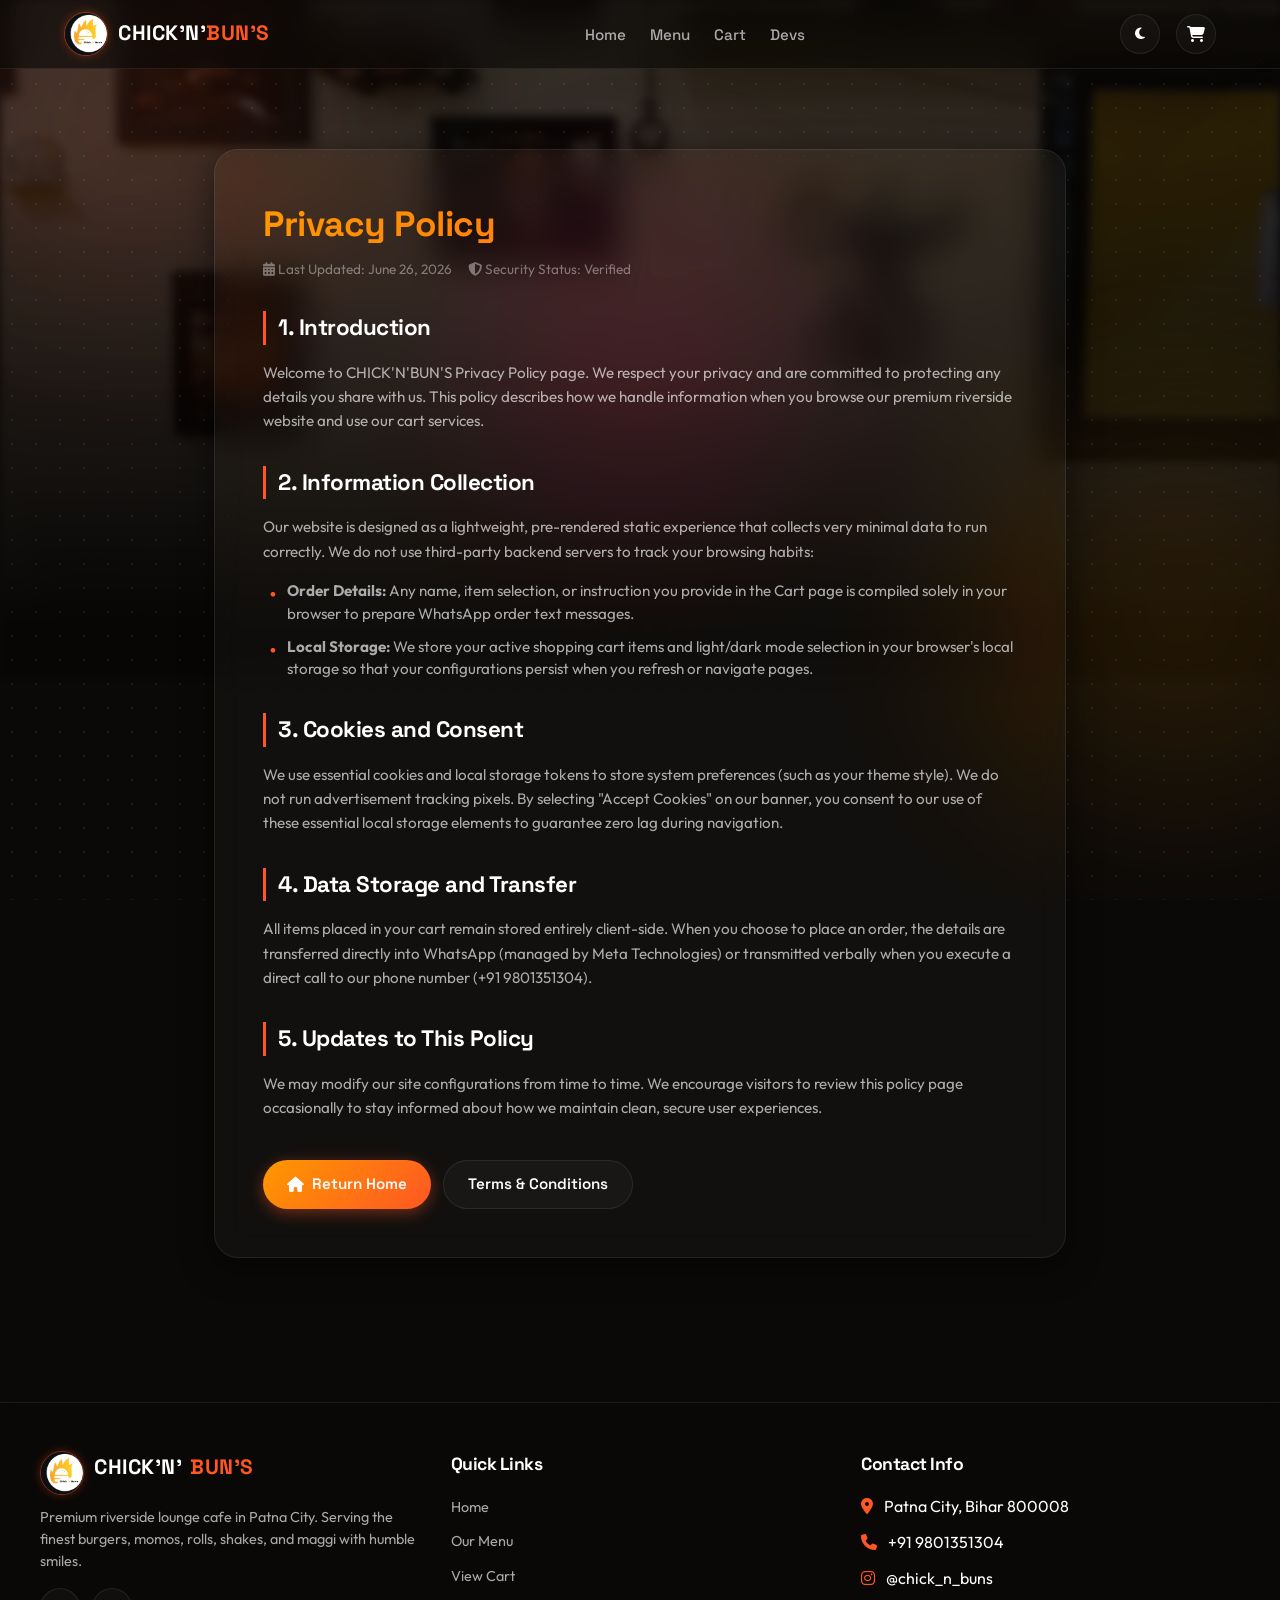
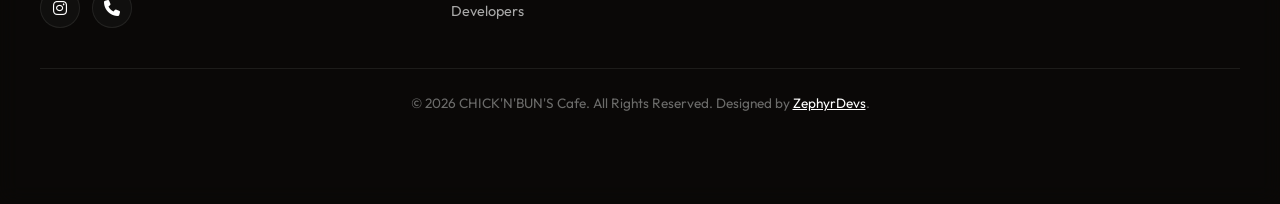
<file: privacy.html>
<!DOCTYPE html>
<html lang="en" data-theme="dark">
<head>
  <meta charset="UTF-8">
  <meta name="viewport" content="width=device-width, initial-scale=1.0, maximum-scale=1.0, user-scalable=no">
  <title>Privacy Policy - CHICK'N'BUN'S</title>
  
  <!-- Tab Favicon -->
  <link rel="icon" type="image/png" href="logo.png">
  
  <!-- Font Awesome Icons -->
  <link rel="stylesheet" href="https://cdnjs.cloudflare.com/ajax/libs/font-awesome/6.4.0/css/all.min.css">
  
  <!-- Custom CSS -->
  <link rel="stylesheet" href="styles.css">
  
  <!-- Immediate theme injection to prevent style flashes -->
  <script>
    const savedTheme = localStorage.getItem("theme") || "dark";
    document.documentElement.setAttribute("data-theme", savedTheme);
  </script>
</head>
<body>

  <!-- Loading Screen -->
  <div id="loader" class="loader-wrapper">
    <div class="loader-logo-container">
      <img src="logo.png" alt="Chick N Buns Logo" class="loader-logo">
      <div class="loader-circle"></div>
    </div>
    <div class="loader-text">CHICK'N'BUN'S</div>
  </div>

  <!-- Background decorations -->
  <div class="bg-blobs">
    <div class="blob blob-1"></div>
    <div class="blob blob-2"></div>
    <div class="blob blob-3"></div>
  </div>
  <div class="bg-dots"></div>

  <!-- Header Navigation -->
  <header>
    <div class="nav-container">
      <a href="index.html" class="logo-link">
        <img src="logo.png" alt="Chick N Buns Logo" class="brand-logo">
        <span class="brand-name">CHICK'N'<span>BUN'S</span></span>
      </a>
      <ul class="nav-links">
        <li><a href="index.html" class="nav-link">Home</a></li>
        <li><a href="menu.html" class="nav-link">Menu</a></li>
        <li><a href="cart.html" class="nav-link">Cart</a></li>
        <li><a href="devs.html" class="nav-link">Devs</a></li>
      </ul>
      <div class="nav-actions">
        <button class="theme-toggle-btn" aria-label="Toggle theme">
          <i class="fa-solid fa-moon moon-icon"></i>
          <i class="fa-solid fa-sun sun-icon"></i>
        </button>
        <a href="cart.html" class="cart-icon-btn" aria-label="View Cart">
          <i class="fa-solid fa-cart-shopping"></i>
          <span class="cart-badge">0</span>
        </a>
      </div>
    </div>
  </header>

  <!-- Mobile Bottom Navigation Bar -->
  <nav class="mobile-nav">
    <div class="mobile-nav-container">
      <a href="index.html" class="mobile-nav-item">
        <i class="fa-solid fa-house"></i>
        <span>Home</span>
      </a>
      <a href="menu.html" class="mobile-nav-item">
        <i class="fa-solid fa-book-open"></i>
        <span>Menu</span>
      </a>
      <a href="cart.html" class="mobile-nav-item cart-mobile">
        <i class="fa-solid fa-cart-shopping"></i>
        <span>Cart</span>
        <span class="cart-badge">0</span>
      </a>
      <a href="devs.html" class="mobile-nav-item">
        <i class="fa-solid fa-code"></i>
        <span>Devs</span>
      </a>
    </div>
  </nav>

  <!-- Document Section -->
  <main class="doc-section">
    <div class="doc-card glass-card">
      <h1>Privacy Policy</h1>
      <div class="doc-meta">
        <span><i class="fa-solid fa-calendar-days"></i> Last Updated: June 26, 2026</span>
        <span><i class="fa-solid fa-shield-halved"></i> Security Status: Verified</span>
      </div>
      
      <h2>1. Introduction</h2>
      <p>Welcome to CHICK'N'BUN'S Privacy Policy page. We respect your privacy and are committed to protecting any details you share with us. This policy describes how we handle information when you browse our premium riverside website and use our cart services.</p>
      
      <h2>2. Information Collection</h2>
      <p>Our website is designed as a lightweight, pre-rendered static experience that collects very minimal data to run correctly. We do not use third-party backend servers to track your browsing habits:</p>
      <ul>
        <li><strong>Order Details:</strong> Any name, item selection, or instruction you provide in the Cart page is compiled solely in your browser to prepare WhatsApp order text messages.</li>
        <li><strong>Local Storage:</strong> We store your active shopping cart items and light/dark mode selection in your browser's local storage so that your configurations persist when you refresh or navigate pages.</li>
      </ul>

      <h2>3. Cookies and Consent</h2>
      <p>We use essential cookies and local storage tokens to store system preferences (such as your theme style). We do not run advertisement tracking pixels. By selecting "Accept Cookies" on our banner, you consent to our use of these essential local storage elements to guarantee zero lag during navigation.</p>

      <h2>4. Data Storage and Transfer</h2>
      <p>All items placed in your cart remain stored entirely client-side. When you choose to place an order, the details are transferred directly into WhatsApp (managed by Meta Technologies) or transmitted verbally when you execute a direct call to our phone number (+91 9801351304).</p>

      <h2>5. Updates to This Policy</h2>
      <p>We may modify our site configurations from time to time. We encourage visitors to review this policy page occasionally to stay informed about how we maintain clean, secure user experiences.</p>

      <div style="margin-top: 40px; display: flex; gap: 12px; flex-wrap: wrap;">
        <a href="index.html" class="btn btn-primary"><i class="fa-solid fa-house"></i> Return Home</a>
        <a href="terms.html" class="btn btn-secondary">Terms & Conditions</a>
      </div>
    </div>
  </main>

  <!-- Footer -->
  <footer>
    <div class="footer-container">
      <div class="footer-about">
        <a href="index.html" class="logo-link" style="margin-bottom: 12px;">
          <img src="logo.png" alt="Chick N Buns Logo" class="brand-logo">
          <span class="brand-name">CHICK'N'<span>BUN'S</span></span>
        </a>
        <p>Premium riverside lounge cafe in Patna City. Serving the finest burgers, momos, rolls, shakes, and maggi with humble smiles.</p>
        <div class="social-links">
          <a href="https://www.instagram.com/chick_n_buns/" target="_blank" class="social-btn" aria-label="Instagram"><i class="fa-brands fa-instagram"></i></a>
          <a href="tel:9801351304" class="social-btn" aria-label="Phone"><i class="fa-solid fa-phone"></i></a>
        </div>
      </div>
      
      <div>
        <h3 class="footer-links-title">Quick Links</h3>
        <ul class="footer-links">
          <li><a href="index.html">Home</a></li>
          <li><a href="menu.html">Our Menu</a></li>
          <li><a href="cart.html">View Cart</a></li>
          <li><a href="devs.html">Developers</a></li>
        </ul>
      </div>

      <div>
        <h3 class="footer-links-title">Contact Info</h3>
        <ul class="footer-links" style="gap: 12px;">
          <li><i class="fa-solid fa-location-dot" style="color: var(--accent-color); margin-right: 8px;"></i> Patna City, Bihar 800008</li>
          <li><i class="fa-solid fa-phone" style="color: var(--accent-color); margin-right: 8px;"></i> +91 9801351304</li>
          <li><i class="fa-brands fa-instagram" style="color: var(--accent-color); margin-right: 8px;"></i> @chick_n_buns</li>
        </ul>
      </div>
    </div>
    
    <div class="footer-bottom">
      &copy; 2026 CHICK'N'BUN'S Cafe. All Rights Reserved. Designed by <a href="devs.html" style="color: var(--text-primary); text-decoration: underline;">ZephyrDevs</a>.
    </div>
  </footer>

  <!-- Script Files -->
  <script src="menu-data.js"></script>
  <script src="script.js"></script>
</body>
</html>
</file>
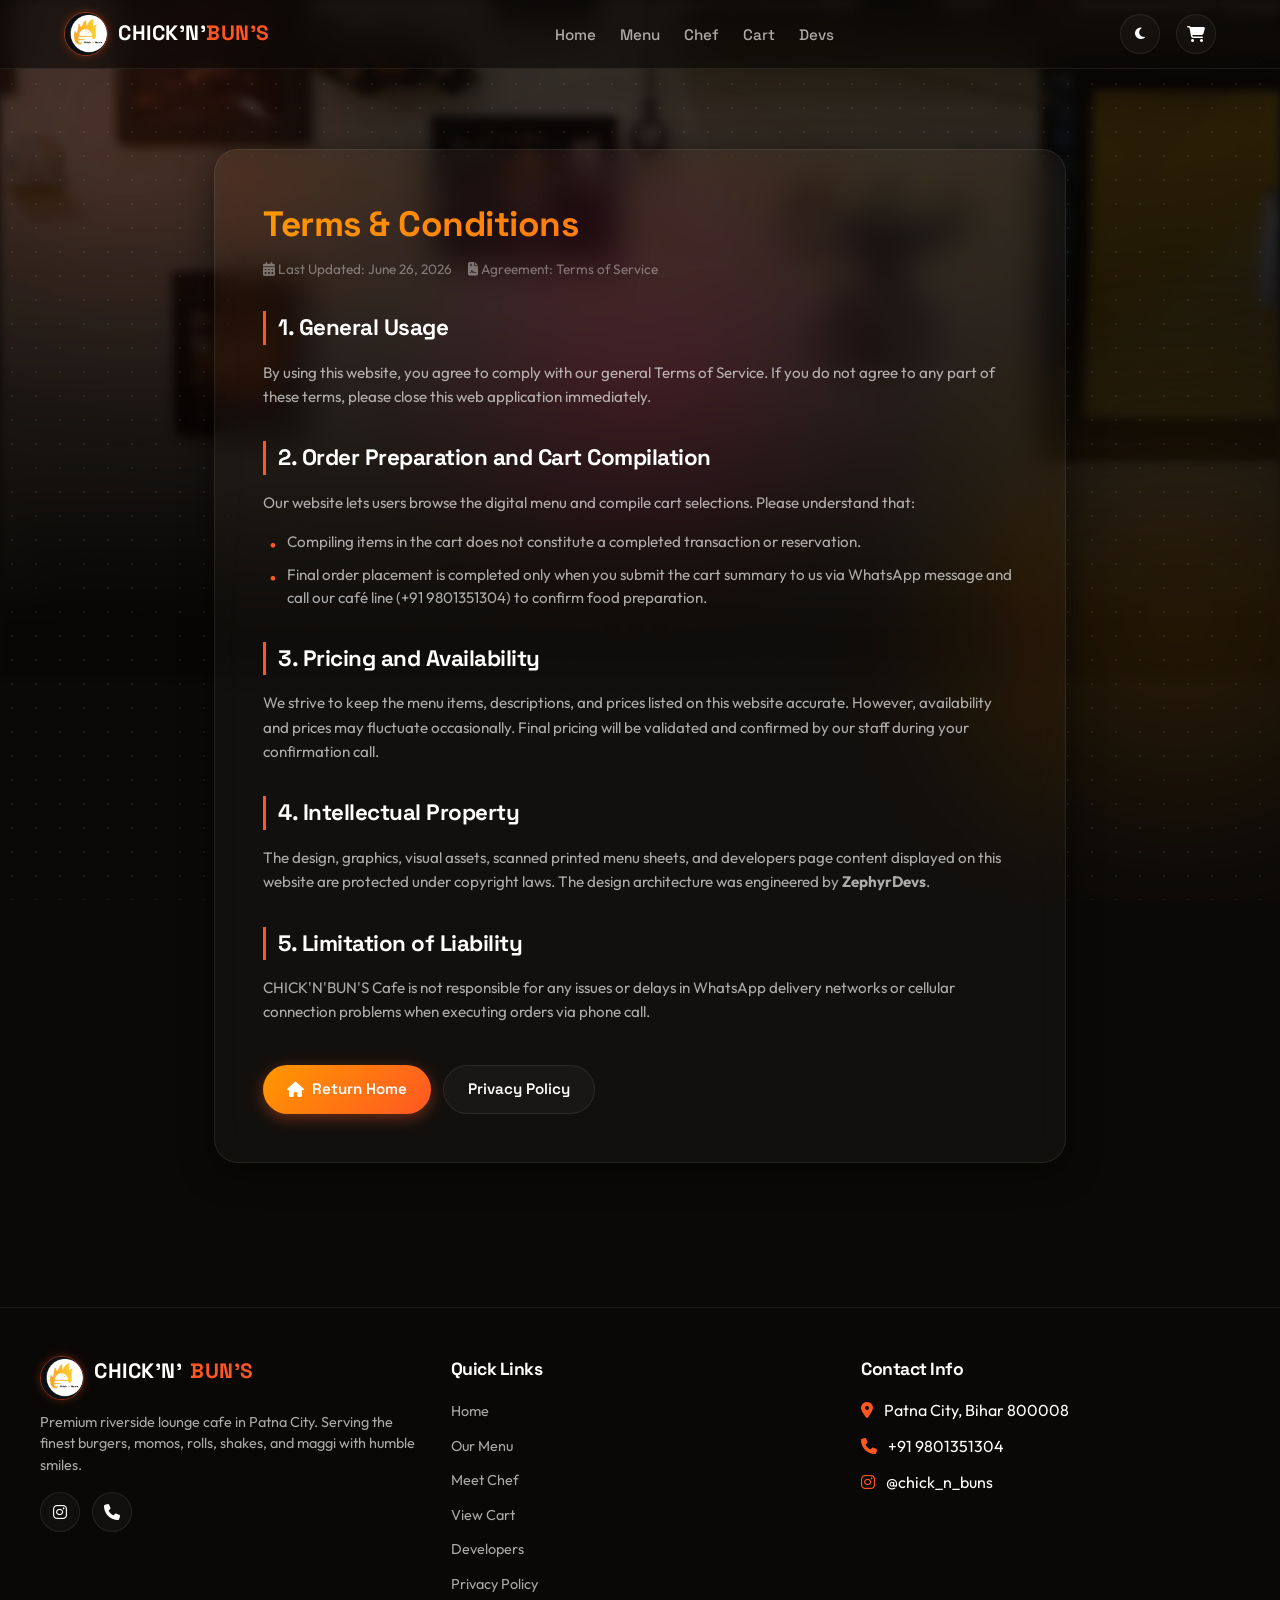
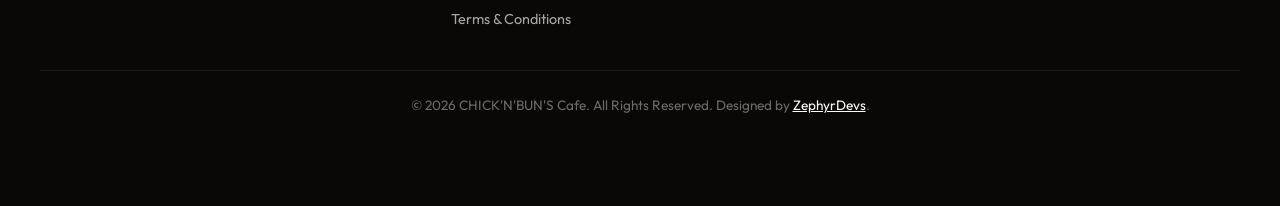
<file: terms.html>
<!DOCTYPE html>
<html lang="en" data-theme="dark">
<head>
  <meta charset="UTF-8">
  <meta name="viewport" content="width=device-width, initial-scale=1.0, maximum-scale=1.0, user-scalable=no">
  <title>Terms & Conditions - CHICK'N'BUN'S</title>
  
  <!-- Tab Favicon -->
  <link rel="icon" type="image/png" href="logo.png">
  
  <!-- Font Awesome Icons -->
  <link rel="stylesheet" href="https://cdnjs.cloudflare.com/ajax/libs/font-awesome/6.4.0/css/all.min.css">
  
  <!-- Custom CSS -->
  <link rel="stylesheet" href="styles.css">
  
  <!-- Immediate theme injection to prevent style flashes -->
  <script>
    const savedTheme = localStorage.getItem("theme") || "dark";
    document.documentElement.setAttribute("data-theme", savedTheme);
  </script>
</head>
<body>

  <!-- Loading Screen -->
  <div id="loader" class="loader-wrapper">
    <div class="loader-logo-container">
      <img src="logo.png" alt="Chick N Buns Logo" class="loader-logo">
      <div class="loader-circle"></div>
    </div>
    <div class="loader-text">CHICK'N'BUN'S</div>
  </div>

  <!-- Background decorations -->
  <div class="bg-blobs">
    <div class="blob blob-1"></div>
    <div class="blob blob-2"></div>
    <div class="blob blob-3"></div>
  </div>
  <div class="bg-dots"></div>

  <!-- Header Navigation -->
  <header>
    <div class="nav-container">
      <a href="index.html" class="logo-link">
        <img src="logo.png" alt="Chick N Buns Logo" class="brand-logo">
        <span class="brand-name">CHICK'N'<span>BUN'S</span></span>
      </a>
      <ul class="nav-links">
        <li><a href="index.html" class="nav-link">Home</a></li>
        <li><a href="menu.html" class="nav-link">Menu</a></li>
        <li><a href="chef.html" class="nav-link">Chef</a></li>
        <li><a href="cart.html" class="nav-link">Cart</a></li>
        <li><a href="devs.html" class="nav-link">Devs</a></li>
      </ul>
      <div class="nav-actions">
        <button class="theme-toggle-btn" aria-label="Toggle theme">
          <i class="fa-solid fa-moon moon-icon"></i>
          <i class="fa-solid fa-sun sun-icon"></i>
        </button>
        <a href="cart.html" class="cart-icon-btn" aria-label="View Cart">
          <i class="fa-solid fa-cart-shopping"></i>
          <span class="cart-badge">0</span>
        </a>
      </div>
    </div>
  </header>

  <!-- Mobile Bottom Navigation Bar -->
  <nav class="mobile-nav">
    <div class="mobile-nav-container">
      <a href="index.html" class="mobile-nav-item">
        <i class="fa-solid fa-house"></i>
        <span>Home</span>
      </a>
      <a href="menu.html" class="mobile-nav-item">
        <i class="fa-solid fa-book-open"></i>
        <span>Menu</span>
      </a>
      <a href="chef.html" class="mobile-nav-item">
        <i class="fa-solid fa-user-tie"></i>
        <span>Chef</span>
      </a>
      <a href="cart.html" class="mobile-nav-item cart-mobile">
        <i class="fa-solid fa-cart-shopping"></i>
        <span>Cart</span>
        <span class="cart-badge">0</span>
      </a>
      <a href="devs.html" class="mobile-nav-item">
        <i class="fa-solid fa-code"></i>
        <span>Devs</span>
      </a>
    </div>
  </nav>

  <!-- Document Section -->
  <main class="doc-section">
    <div class="doc-card glass-card">
      <h1>Terms & Conditions</h1>
      <div class="doc-meta">
        <span><i class="fa-solid fa-calendar-days"></i> Last Updated: June 26, 2026</span>
        <span><i class="fa-solid fa-file-contract"></i> Agreement: Terms of Service</span>
      </div>
      
      <h2>1. General Usage</h2>
      <p>By using this website, you agree to comply with our general Terms of Service. If you do not agree to any part of these terms, please close this web application immediately.</p>
      
      <h2>2. Order Preparation and Cart Compilation</h2>
      <p>Our website lets users browse the digital menu and compile cart selections. Please understand that:</p>
      <ul>
        <li>Compiling items in the cart does not constitute a completed transaction or reservation.</li>
        <li>Final order placement is completed only when you submit the cart summary to us via WhatsApp message and call our café line (+91 9801351304) to confirm food preparation.</li>
      </ul>

      <h2>3. Pricing and Availability</h2>
      <p>We strive to keep the menu items, descriptions, and prices listed on this website accurate. However, availability and prices may fluctuate occasionally. Final pricing will be validated and confirmed by our staff during your confirmation call.</p>

      <h2>4. Intellectual Property</h2>
      <p>The design, graphics, visual assets, scanned printed menu sheets, and developers page content displayed on this website are protected under copyright laws. The design architecture was engineered by <strong>ZephyrDevs</strong>.</p>

      <h2>5. Limitation of Liability</h2>
      <p>CHICK'N'BUN'S Cafe is not responsible for any issues or delays in WhatsApp delivery networks or cellular connection problems when executing orders via phone call.</p>

      <div style="margin-top: 40px; display: flex; gap: 12px; flex-wrap: wrap;">
        <a href="index.html" class="btn btn-primary"><i class="fa-solid fa-house"></i> Return Home</a>
        <a href="privacy.html" class="btn btn-secondary">Privacy Policy</a>
      </div>
    </div>
  </main>

  <!-- Footer -->
  <footer>
    <div class="footer-container">
      <div class="footer-about">
        <a href="index.html" class="logo-link" style="margin-bottom: 12px;">
          <img src="logo.png" alt="Chick N Buns Logo" class="brand-logo">
          <span class="brand-name">CHICK'N'<span>BUN'S</span></span>
        </a>
        <p>Premium riverside lounge cafe in Patna City. Serving the finest burgers, momos, rolls, shakes, and maggi with humble smiles.</p>
        <div class="social-links">
          <a href="https://www.instagram.com/chick_n_buns/" target="_blank" class="social-btn" aria-label="Instagram"><i class="fa-brands fa-instagram"></i></a>
          <a href="tel:9801351304" class="social-btn" aria-label="Phone"><i class="fa-solid fa-phone"></i></a>
        </div>
      </div>
      
      <div>
        <h3 class="footer-links-title">Quick Links</h3>
        <ul class="footer-links">
          <li><a href="index.html">Home</a></li>
          <li><a href="menu.html">Our Menu</a></li>
          <li><a href="chef.html">Meet Chef</a></li>
          <li><a href="cart.html">View Cart</a></li>
          <li><a href="devs.html">Developers</a></li>
          <li><a href="privacy.html">Privacy Policy</a></li>
          <li><a href="terms.html">Terms & Conditions</a></li>
        </ul>
      </div>

      <div>
        <h3 class="footer-links-title">Contact Info</h3>
        <ul class="footer-links" style="gap: 12px;">
          <li><i class="fa-solid fa-location-dot" style="color: var(--accent-color); margin-right: 8px;"></i> Patna City, Bihar 800008</li>
          <li><i class="fa-solid fa-phone" style="color: var(--accent-color); margin-right: 8px;"></i> +91 9801351304</li>
          <li><i class="fa-brands fa-instagram" style="color: var(--accent-color); margin-right: 8px;"></i> @chick_n_buns</li>
        </ul>
      </div>
    </div>
    
    <div class="footer-bottom">
      &copy; 2026 CHICK'N'BUN'S Cafe. All Rights Reserved. Designed by <a href="devs.html" style="color: var(--text-primary); text-decoration: underline;">ZephyrDevs</a>.
    </div>
  </footer>

  <!-- Script Files -->
  <script src="menu-data.js"></script>
  <script src="script.js"></script>
</body>
</html>
</file>
<file: styles.css>
/* Google Fonts: Outfit & Space Grotesk for a premium modern vibe */
@import url('https://fonts.googleapis.com/css2?family=Outfit:wght@300;400;500;600;700;800&family=Space+Grotesk:wght@400;500;600;700&display=swap');

:root {
  /* Dark Mode Variables (Default) */
  --bg-primary: #0a0908;
  --bg-dots: radial-gradient(rgba(255, 255, 255, 0.15) 1px, transparent 1px);
  --bg-card: rgba(255, 255, 255, 0.03);
  --bg-card-hover: rgba(255, 255, 255, 0.06);
  --border-card: rgba(255, 255, 255, 0.08);
  --border-card-hover: rgba(255, 255, 255, 0.15);
  --text-primary: #ffffff;
  --text-secondary: rgba(255, 255, 255, 0.65);
  --text-muted: rgba(255, 255, 255, 0.4);
  --accent-color: #ff5722;
  --accent-gradient: linear-gradient(135deg, #ff9800, #ff5722);
  --accent-glow: rgba(255, 87, 34, 0.4);
  --glass-shadow: 0 8px 32px 0 rgba(0, 0, 0, 0.5);
  --nav-bg: rgba(10, 9, 8, 0.6);
  --veg-color: #4caf50;
  --nonveg-color: #f44336;
  --blob-1: rgba(255, 87, 34, 0.15);
  --blob-2: rgba(255, 152, 0, 0.15);
  --blob-3: rgba(233, 30, 99, 0.12);
  
  --font-title: 'Space Grotesk', sans-serif;
  --font-body: 'Outfit', sans-serif;
}

[data-theme="light"] {
  /* Light Mode Variables */
  --bg-primary: #f5f6f8;
  --bg-dots: radial-gradient(rgba(0, 0, 0, 0.08) 1px, transparent 1px);
  --bg-card: rgba(255, 255, 255, 0.45);
  --bg-card-hover: rgba(255, 255, 255, 0.65);
  --border-card: rgba(255, 255, 255, 0.35);
  --border-card-hover: rgba(255, 255, 255, 0.6);
  --text-primary: #1a1a1a;
  --text-secondary: rgba(0, 0, 0, 0.65);
  --text-muted: rgba(0, 0, 0, 0.45);
  --accent-color: #e64a19;
  --accent-gradient: linear-gradient(135deg, #ff9800, #e64a19);
  --accent-glow: rgba(230, 74, 25, 0.2);
  --glass-shadow: 0 8px 32px 0 rgba(31, 38, 135, 0.08);
  --nav-bg: rgba(245, 246, 248, 0.7);
  --blob-1: rgba(255, 87, 34, 0.08);
  --blob-2: rgba(255, 152, 0, 0.08);
  --blob-3: rgba(233, 30, 99, 0.06);
}

/* Base resets & styles */
* {
  margin: 0;
  padding: 0;
  box-sizing: border-box;
  -webkit-tap-highlight-color: transparent;
}

body {
  font-family: var(--font-body);
  background-color: var(--bg-primary);
  color: var(--text-primary);
  min-height: 100vh;
  overflow-x: hidden;
  position: relative;
  transition: background-color 0.4s ease, color 0.4s ease;
  line-height: 1.5;
}

body::before {
  content: '';
  position: absolute;
  top: 0;
  left: 0;
  width: 100%;
  height: 75vh;
  background-image: linear-gradient(to bottom, transparent 20%, var(--bg-primary) 95%), url('interior-peaky.jpg');
  background-size: cover;
  background-position: center;
  background-repeat: no-repeat;
  z-index: -3;
  opacity: 0.28;
  filter: blur(5px) brightness(0.75) contrast(1.1);
  transition: opacity 0.4s ease, filter 0.4s ease;
  pointer-events: none;
}

[data-theme="light"] body::before {
  opacity: 0.14;
  filter: blur(6px) brightness(1.02) contrast(0.95);
}

/* Background blob decorations for Glassmorphic glow */
.bg-blobs {
  position: fixed;
  top: 0;
  left: 0;
  right: 0;
  bottom: 0;
  width: 100%;
  height: 100%;
  z-index: -2;
  overflow: hidden;
  pointer-events: none;
}

.blob {
  position: absolute;
  border-radius: 50%;
  filter: blur(100px);
  opacity: 0.8;
  animation: floatBlobs 20s infinite alternate ease-in-out;
}

.blob-1 {
  width: 350px;
  height: 350px;
  background: var(--blob-1);
  top: -50px;
  left: -50px;
}

.blob-2 {
  width: 400px;
  height: 400px;
  background: var(--blob-2);
  bottom: 10%;
  right: -100px;
  animation-delay: -5s;
}

.blob-3 {
  width: 300px;
  height: 300px;
  background: var(--blob-3);
  top: 40%;
  left: 50%;
  transform: translate(-50%, -50%);
  animation-delay: -10s;
}

/* Dotted matrix overlay */
.bg-dots {
  position: fixed;
  top: 0;
  left: 0;
  width: 100%;
  height: 100%;
  background-image: var(--bg-dots);
  background-size: 24px 24px;
  z-index: -1;
  pointer-events: none;
  opacity: 0.5;
  transition: background-image 0.4s ease;
}

@keyframes floatBlobs {
  0% {
    transform: translate(0, 0) scale(1);
  }
  50% {
    transform: translate(50px, 30px) scale(1.1);
  }
  100% {
    transform: translate(-30px, -50px) scale(0.9);
  }
}

/* Loading Screen */
.loader-wrapper {
  position: fixed;
  top: 0;
  left: 0;
  width: 100vw;
  height: 100vh;
  background-color: var(--bg-primary);
  display: flex;
  flex-direction: column;
  justify-content: center;
  align-items: center;
  z-index: 9999;
  transition: opacity 0.6s cubic-bezier(0.16, 1, 0.3, 1), visibility 0.6s;
}

.loader-wrapper.fade-out {
  opacity: 0;
  visibility: hidden;
}

.loader-logo-container {
  position: relative;
  width: 120px;
  height: 120px;
  margin-bottom: 24px;
}

.loader-logo {
  width: 100%;
  height: 100%;
  object-fit: cover;
  border-radius: 50%;
  border: 2px solid rgba(255, 87, 34, 0.6);
  box-shadow: 0 0 20px rgba(255, 87, 34, 0.45);
  animation: pulseLogo 2s infinite ease-in-out;
}

.loader-circle {
  position: absolute;
  top: -10px;
  left: -10px;
  width: 140px;
  height: 140px;
  border: 3px solid transparent;
  border-top-color: var(--accent-color);
  border-bottom-color: var(--accent-color);
  border-radius: 50%;
  animation: spin 1.5s linear infinite;
}

.loader-text {
  font-family: var(--font-title);
  font-size: 1.5rem;
  font-weight: 700;
  letter-spacing: 2px;
  background: var(--accent-gradient);
  -webkit-background-clip: text;
  -webkit-text-fill-color: transparent;
  animation: fadeInText 1s ease-in-out infinite alternate;
}

@keyframes spin {
  0% { transform: rotate(0deg); }
  100% { transform: rotate(360deg); }
}

@keyframes pulseLogo {
  0% { transform: scale(0.95); opacity: 0.8; }
  50% { transform: scale(1.05); opacity: 1; filter: drop-shadow(0 0 15px var(--accent-color)); }
  100% { transform: scale(0.95); opacity: 0.8; }
}

@keyframes fadeInText {
  0% { opacity: 0.5; }
  100% { opacity: 1; }
}

/* Glassmorphism General Card */
.glass-card {
  background: var(--bg-card);
  backdrop-filter: blur(16px) saturate(180%);
  -webkit-backdrop-filter: blur(16px) saturate(180%);
  border: 1px solid var(--border-card);
  border-radius: 24px;
  box-shadow: var(--glass-shadow);
  transition: all 0.3s cubic-bezier(0.25, 0.8, 0.25, 1);
}

.glass-card:hover {
  background: var(--bg-card-hover);
  border-color: var(--border-card-hover);
  transform: translateY(-2px);
}

/* Header & Navigation */
header {
  position: sticky;
  top: 0;
  width: 100%;
  z-index: 1000;
  background: var(--nav-bg);
  backdrop-filter: blur(20px);
  -webkit-backdrop-filter: blur(20px);
  border-bottom: 1px solid var(--border-card);
  transition: background-color 0.4s ease;
}

.nav-container {
  display: flex;
  justify-content: space-between;
  align-items: center;
  max-width: 1200px;
  margin: 0 auto;
  padding: 12px 24px;
}

.logo-link {
  display: flex;
  align-items: center;
  text-decoration: none;
  gap: 10px;
}

.brand-logo {
  width: 44px;
  height: 44px;
  object-fit: cover;
  border-radius: 50%;
  border: 1.5px solid rgba(255, 87, 34, 0.5);
  box-shadow: 0 0 10px rgba(255, 87, 34, 0.3);
  transition: all 0.3s ease;
}

.brand-logo:hover {
  transform: scale(1.08) rotate(5deg);
  border-color: var(--accent-color);
  box-shadow: 0 0 15px var(--accent-glow);
}

.brand-name {
  font-family: var(--font-title);
  font-size: 1.3rem;
  font-weight: 800;
  color: var(--text-primary);
  letter-spacing: 0.5px;
}

.brand-name span {
  color: var(--accent-color);
}

.nav-links {
  display: flex;
  align-items: center;
  list-style: none;
  gap: 24px;
}

.nav-link {
  font-family: var(--font-title);
  font-size: 0.95rem;
  font-weight: 500;
  color: var(--text-secondary);
  text-decoration: none;
  transition: color 0.3s ease;
  position: relative;
  padding: 6px 0;
}

.nav-link:hover, .nav-link.active {
  color: var(--text-primary);
}

.nav-link::after {
  content: '';
  position: absolute;
  bottom: 0;
  left: 0;
  width: 0;
  height: 2px;
  background: var(--accent-gradient);
  transition: width 0.3s ease;
}

.nav-link:hover::after, .nav-link.active::after {
  width: 100%;
}

.nav-actions {
  display: flex;
  align-items: center;
  gap: 16px;
}

/* Controls */
.theme-toggle-btn {
  background: var(--bg-card);
  border: 1px solid var(--border-card);
  width: 40px;
  height: 40px;
  border-radius: 50%;
  cursor: pointer;
  display: flex;
  align-items: center;
  justify-content: center;
  color: var(--text-primary);
  transition: all 0.3s ease;
}

.theme-toggle-btn:hover {
  background: var(--bg-card-hover);
  border-color: var(--border-card-hover);
  transform: scale(1.05);
}

.theme-toggle-btn .sun-icon {
  display: none;
}

[data-theme="light"] .theme-toggle-btn .sun-icon {
  display: block;
}

[data-theme="light"] .theme-toggle-btn .moon-icon {
  display: none;
}

/* Cart Badge Icon */
.cart-icon-btn {
  background: var(--bg-card);
  border: 1px solid var(--border-card);
  width: 40px;
  height: 40px;
  border-radius: 50%;
  cursor: pointer;
  display: flex;
  align-items: center;
  justify-content: center;
  color: var(--text-primary);
  position: relative;
  text-decoration: none;
  transition: all 0.3s ease;
}

.cart-icon-btn:hover {
  background: var(--bg-card-hover);
  border-color: var(--border-card-hover);
  transform: scale(1.05);
}

.cart-badge {
  position: absolute;
  top: -4px;
  right: -4px;
  background: var(--accent-gradient);
  color: #ffffff;
  font-size: 0.7rem;
  font-weight: 700;
  width: 18px;
  height: 18px;
  border-radius: 50%;
  display: flex;
  align-items: center;
  justify-content: center;
  box-shadow: 0 0 8px var(--accent-glow);
}

/* Mobile Bottom Navigation (Visible on Mobile only) */
.mobile-nav {
  display: none;
  position: fixed;
  bottom: 0;
  left: 0;
  width: 100vw;
  background: var(--nav-bg);
  backdrop-filter: blur(20px);
  -webkit-backdrop-filter: blur(20px);
  border-top: 1px solid var(--border-card);
  z-index: 1000;
  padding: 8px 16px 14px 16px;
}

.mobile-nav-container {
  display: flex;
  justify-content: space-around;
  align-items: center;
  max-width: 500px;
  margin: 0 auto;
}

.mobile-nav-item {
  display: flex;
  flex-direction: column;
  align-items: center;
  text-decoration: none;
  color: var(--text-secondary);
  font-size: 0.75rem;
  font-family: var(--font-title);
  font-weight: 500;
  gap: 4px;
  transition: color 0.3s ease;
}

.mobile-nav-item i {
  font-size: 1.25rem;
  transition: transform 0.3s ease;
}

.mobile-nav-item.active, .mobile-nav-item:hover {
  color: var(--accent-color);
}

.mobile-nav-item.active i {
  transform: scale(1.1);
  background: var(--accent-gradient);
  -webkit-background-clip: text;
  -webkit-text-fill-color: transparent;
}

.mobile-nav-item.cart-mobile {
  position: relative;
}

.mobile-nav-item.cart-mobile .cart-badge {
  top: -6px;
  right: 0px;
}

/* Typography elements */
h1, h2, h3, h4, h5, h6 {
  font-family: var(--font-title);
  font-weight: 700;
  letter-spacing: -0.5px;
}

p {
  color: var(--text-secondary);
}

/* Buttons styling */
.btn {
  display: inline-flex;
  align-items: center;
  justify-content: center;
  font-family: var(--font-title);
  font-weight: 600;
  padding: 12px 24px;
  border-radius: 50px;
  cursor: pointer;
  text-decoration: none;
  transition: all 0.3s cubic-bezier(0.16, 1, 0.3, 1);
  border: none;
  font-size: 0.95rem;
  gap: 8px;
}

.btn-primary {
  background: var(--accent-gradient);
  color: #ffffff;
  box-shadow: 0 4px 15px var(--accent-glow);
}

.btn-primary:hover {
  transform: translateY(-2px) scale(1.02);
  box-shadow: 0 8px 25px var(--accent-glow);
}

.btn-secondary {
  background: var(--bg-card);
  border: 1px solid var(--border-card);
  color: var(--text-primary);
}

.btn-secondary:hover {
  background: var(--bg-card-hover);
  border-color: var(--border-card-hover);
  transform: translateY(-2px);
}

.btn:active {
  transform: translateY(0) scale(0.98);
}

/* Footer Section */
footer {
  background: var(--nav-bg);
  backdrop-filter: blur(10px);
  -webkit-backdrop-filter: blur(10px);
  border-top: 1px solid var(--border-card);
  padding: 48px 24px;
  margin-top: 64px;
  padding-bottom: 90px; /* spacing for mobile nav */
}

.footer-container {
  max-width: 1200px;
  margin: 0 auto;
  display: grid;
  grid-template-columns: repeat(auto-fit, minmax(250px, 1fr));
  gap: 32px;
}

.footer-about .brand-name {
  margin-bottom: 12px;
  display: inline-flex;
  align-items: center;
  gap: 8px;
}

.footer-about p {
  font-size: 0.9rem;
  margin-bottom: 16px;
}

.footer-links-title {
  font-family: var(--font-title);
  font-size: 1.1rem;
  font-weight: 700;
  margin-bottom: 16px;
  color: var(--text-primary);
}

.footer-links {
  list-style: none;
  display: flex;
  flex-direction: column;
  gap: 10px;
}

.footer-links a {
  color: var(--text-secondary);
  text-decoration: none;
  font-size: 0.9rem;
  transition: color 0.3s ease;
}

.footer-links a:hover {
  color: var(--accent-color);
}

.social-links {
  display: flex;
  gap: 12px;
}

.social-btn {
  display: flex;
  align-items: center;
  justify-content: center;
  width: 40px;
  height: 40px;
  border-radius: 50%;
  background: var(--bg-card);
  border: 1px solid var(--border-card);
  color: var(--text-primary);
  text-decoration: none;
  transition: all 0.3s ease;
}

.social-btn:hover {
  background: var(--accent-gradient);
  border-color: transparent;
  color: #fff;
  transform: translateY(-2px);
  box-shadow: 0 4px 10px var(--accent-glow);
}

.footer-bottom {
  max-width: 1200px;
  margin: 40px auto 0 auto;
  padding-top: 24px;
  border-top: 1px solid var(--border-card);
  text-align: center;
  font-size: 0.85rem;
  color: var(--text-muted);
}

/* HERO SECTION - index.html */
.hero {
  padding: 80px 24px 48px 24px;
  text-align: center;
  position: relative;
}

.hero-logo-box {
  margin: 0 auto 24px auto;
  width: 120px;
  height: 120px;
  padding: 10px;
  background: var(--bg-card);
  backdrop-filter: blur(10px);
  border: 1px solid var(--border-card);
  border-radius: 30px;
  display: flex;
  align-items: center;
  justify-content: center;
  box-shadow: var(--glass-shadow);
}

.hero-logo-box img {
  width: 100%;
  height: 100%;
  object-fit: cover;
  border-radius: 50%;
  border: 2px solid rgba(255, 87, 34, 0.5);
  box-shadow: 0 0 15px rgba(255, 87, 34, 0.3);
  transition: all 0.5s ease;
}

.hero-logo-box:hover img {
  transform: scale(1.05) rotate(3deg);
  border-color: var(--accent-color);
  box-shadow: 0 0 25px var(--accent-glow);
}

.hero h1 {
  font-size: 3rem;
  font-weight: 800;
  line-height: 1.1;
  margin-bottom: 16px;
  background: var(--accent-gradient);
  -webkit-background-clip: text;
  -webkit-text-fill-color: transparent;
}

.hero p {
  font-size: 1.15rem;
  max-width: 600px;
  margin: 0 auto 28px auto;
  color: var(--text-secondary);
}

.hero-actions {
  display: flex;
  justify-content: center;
  gap: 16px;
  flex-wrap: wrap;
}

/* Featured image animations */
.hero-featured-image {
  width: 200px;
  max-width: 80%;
  margin: 24px auto;
  display: block;
  border-radius: 12px;
  box-shadow: 0 8px 20px var(--accent-glow);
  animation: floatUp 6s ease-in-out infinite;
}

@keyframes floatUp {
  0% { transform: translateY(0) rotate(0deg); }
  25% { transform: translateY(-10px) rotate(2deg); }
  50% { transform: translateY(0) rotate(0deg); }
  75% { transform: translateY(10px) rotate(-2deg); }
  100% { transform: translateY(0) rotate(0deg); }
}

/* Features/Highlights */
.highlights {
  padding: 32px 24px;
  max-width: 1200px;
  margin: 0 auto;
  display: grid;
  grid-template-columns: repeat(auto-fit, minmax(280px, 1fr));
  gap: 24px;
}

.highlight-card {
  padding: 24px;
  text-align: center;
}

.highlight-icon {
  width: 60px;
  height: 60px;
  border-radius: 50%;
  background: var(--accent-gradient);
  color: #fff;
  display: flex;
  align-items: center;
  justify-content: center;
  font-size: 1.5rem;
  margin: 0 auto 16px auto;
  box-shadow: 0 4px 10px var(--accent-glow);
}

.highlight-card h3 {
  font-size: 1.2rem;
  margin-bottom: 8px;
}

.highlight-card p {
  font-size: 0.9rem;
}

/* Contact Showcase Card */
.contact-section {
  padding: 32px 24px;
  max-width: 1200px;
  margin: 0 auto;
}

.contact-wrapper {
  display: grid;
  grid-template-columns: 1fr 1.2fr;
  gap: 32px;
  padding: 32px;
}

.contact-info {
  display: flex;
  flex-direction: column;
  justify-content: center;
}

.contact-title {
  font-size: 2rem;
  margin-bottom: 12px;
  font-weight: 800;
}

.contact-desc {
  margin-bottom: 24px;
}

.contact-detail-row {
  display: flex;
  align-items: flex-start;
  gap: 16px;
  margin-bottom: 20px;
}

.contact-detail-icon {
  width: 44px;
  height: 44px;
  border-radius: 50%;
  background: var(--bg-card);
  border: 1px solid var(--border-card);
  color: var(--accent-color);
  display: flex;
  align-items: center;
  justify-content: center;
  font-size: 1.1rem;
  flex-shrink: 0;
}

.contact-detail-content h4 {
  font-size: 1rem;
  margin-bottom: 4px;
}

.contact-detail-content p, .contact-detail-content a {
  font-size: 0.9rem;
  color: var(--text-secondary);
  text-decoration: none;
  transition: color 0.3s ease;
}

.contact-detail-content a:hover {
  color: var(--accent-color);
}

.contact-actions {
  display: flex;
  gap: 12px;
  margin-top: 12px;
}

.map-card {
  min-height: 250px;
  border-radius: 20px;
  overflow: hidden;
  border: 1px solid var(--border-card);
}

.map-card iframe {
  width: 100%;
  height: 100%;
  border: none;
}

/* Reviews Section */
.reviews-section {
  padding: 48px 24px;
  max-width: 1200px;
  margin: 0 auto;
  text-align: center;
}

.section-title {
  font-size: 2.2rem;
  margin-bottom: 8px;
  font-weight: 800;
}

.section-subtitle {
  font-size: 1rem;
  color: var(--text-secondary);
  margin-bottom: 32px;
}

.reviews-carousel {
  position: relative;
  max-width: 800px;
  margin: 0 auto;
  padding: 40px;
  overflow: hidden;
}

.review-slider {
  display: flex;
  transition: transform 0.5s cubic-bezier(0.25, 1, 0.5, 1);
}

.review-slide {
  min-width: 100%;
  padding: 0 16px;
  opacity: 0;
  transition: opacity 0.5s ease;
}

.review-slide.active {
  opacity: 1;
}

.review-text {
  font-size: 1.15rem;
  font-style: italic;
  line-height: 1.6;
  margin-bottom: 24px;
  color: var(--text-primary);
}

.review-rating {
  color: #ffc107;
  font-size: 1.1rem;
  margin-bottom: 12px;
}

.review-author {
  font-family: var(--font-title);
  font-weight: 700;
  font-size: 1.05rem;
}

.review-author-title {
  font-size: 0.85rem;
  color: var(--text-muted);
  margin-top: 2px;
}

.carousel-indicators {
  display: flex;
  justify-content: center;
  gap: 8px;
  margin-top: 24px;
}

.indicator-dot {
  width: 8px;
  height: 8px;
  border-radius: 50%;
  background: var(--text-muted);
  cursor: pointer;
  transition: all 0.3s ease;
}

.indicator-dot.active {
  background: var(--accent-color);
  transform: scale(1.3);
}

/* MENU PAGE STYLE - menu.html */
.menu-header {
  padding: 40px 24px 20px 24px;
  text-align: center;
}

.menu-search-wrapper {
  max-width: 500px;
  margin: 20px auto;
  position: relative;
}

.menu-search-input {
  width: 100%;
  padding: 14px 20px 14px 48px;
  border-radius: 50px;
  border: 1px solid var(--border-card);
  background: var(--bg-card);
  color: var(--text-primary);
  font-family: var(--font-body);
  font-size: 0.95rem;
  backdrop-filter: blur(10px);
  outline: none;
  transition: all 0.3s ease;
}

.menu-search-input:focus {
  border-color: var(--accent-color);
  box-shadow: 0 0 15px var(--accent-glow);
  background: var(--bg-card-hover);
}

.search-icon {
  position: absolute;
  left: 18px;
  top: 50%;
  transform: translateY(-50%);
  color: var(--text-muted);
  font-size: 1.1rem;
}

/* Toggle for Veg/Nonveg Filters */
.filter-options {
  display: flex;
  justify-content: center;
  gap: 12px;
  margin: 16px 0 24px 0;
}

.filter-chip {
  padding: 8px 18px;
  border-radius: 50px;
  border: 1px solid var(--border-card);
  background: var(--bg-card);
  color: var(--text-secondary);
  font-size: 0.85rem;
  font-weight: 600;
  cursor: pointer;
  transition: all 0.3s ease;
  display: flex;
  align-items: center;
  gap: 6px;
}

.filter-chip:hover {
  background: var(--bg-card-hover);
  border-color: var(--border-card-hover);
}

.filter-chip.active {
  border-color: transparent;
  color: #fff;
}

.filter-chip.active.all-chip {
  background: var(--accent-gradient);
  box-shadow: 0 4px 10px var(--accent-glow);
}

.filter-chip.active.veg-chip {
  background: var(--veg-color);
  box-shadow: 0 4px 10px rgba(76, 175, 80, 0.3);
}

.filter-chip.active.nonveg-chip {
  background: var(--nonveg-color);
  box-shadow: 0 4px 10px rgba(244, 67, 54, 0.3);
}

.dot-indicator {
  width: 10px;
  height: 10px;
  border-radius: 50%;
  display: inline-block;
}

.dot-indicator.veg {
  background: var(--veg-color);
  box-shadow: 0 0 5px var(--veg-color);
}

.dot-indicator.nonveg {
  background: var(--nonveg-color);
  box-shadow: 0 0 5px var(--nonveg-color);
}

/* Category Slider/Selector (Horizontal Swipe on Mobile) */
.categories-slider {
  max-width: 100%;
  overflow-x: auto;
  white-space: nowrap;
  padding: 8px 24px 16px 24px;
  margin-bottom: 24px;
  display: flex;
  gap: 12px;
  scrollbar-width: none; /* Firefox */
}

.categories-slider::-webkit-scrollbar {
  display: none; /* Chrome/Safari */
}

.category-tab {
  display: inline-flex;
  align-items: center;
  gap: 8px;
  padding: 10px 20px;
  border-radius: 50px;
  background: var(--bg-card);
  border: 1px solid var(--border-card);
  color: var(--text-secondary);
  font-family: var(--font-title);
  font-weight: 600;
  font-size: 0.9rem;
  cursor: pointer;
  transition: all 0.3s ease;
  flex-shrink: 0;
}

.category-tab:hover {
  background: var(--bg-card-hover);
  border-color: var(--border-card-hover);
}

.category-tab.active {
  background: var(--accent-gradient);
  color: #fff;
  border-color: transparent;
  box-shadow: 0 4px 12px var(--accent-glow);
}

/* Menu Grid */
.menu-grid-container {
  max-width: 1200px;
  margin: 0 auto;
  padding: 0 24px;
}

.menu-category-section {
  margin-bottom: 48px;
}

.menu-category-title-wrap {
  display: flex;
  align-items: center;
  gap: 10px;
  margin-bottom: 20px;
  border-bottom: 1px solid var(--border-card);
  padding-bottom: 10px;
}

.menu-category-title {
  font-size: 1.6rem;
  font-weight: 800;
}

.menu-grid {
  display: grid;
  grid-template-columns: repeat(auto-fill, minmax(280px, 1fr));
  gap: 24px;
}

/* Menu Card Details */
.menu-card {
  overflow: hidden;
  display: flex;
  flex-direction: column;
  height: 100%;
}

.menu-item-image-wrapper {
  position: relative;
  width: 100%;
  height: 180px;
  background: rgba(0, 0, 0, 0.2);
  overflow: hidden;
}

.menu-item-image {
  width: 100%;
  height: 100%;
  object-fit: cover;
  transition: transform 0.5s ease;
}

.menu-card:hover .menu-item-image {
  transform: scale(1.05);
}

.menu-item-tag {
  position: absolute;
  top: 12px;
  left: 12px;
  z-index: 2;
  border-radius: 6px;
  padding: 4px 8px;
  display: flex;
  align-items: center;
  justify-content: center;
  backdrop-filter: blur(10px);
  -webkit-backdrop-filter: blur(10px);
}

.menu-item-tag.veg {
  background: rgba(76, 175, 80, 0.2);
  border: 1px solid rgba(76, 175, 80, 0.4);
}

.menu-item-tag.nonveg {
  background: rgba(244, 67, 54, 0.2);
  border: 1px solid rgba(244, 67, 54, 0.4);
}

.menu-item-body {
  padding: 20px;
  display: flex;
  flex-direction: column;
  flex-grow: 1;
}

.menu-item-head {
  display: flex;
  justify-content: space-between;
  align-items: flex-start;
  gap: 12px;
  margin-bottom: 8px;
}

.menu-item-name {
  font-size: 1.15rem;
  font-weight: 700;
  line-height: 1.3;
}

.menu-item-price {
  font-family: var(--font-title);
  font-size: 1.25rem;
  font-weight: 700;
  color: var(--accent-color);
  white-space: nowrap;
}

.menu-item-desc {
  font-size: 0.85rem;
  color: var(--text-secondary);
  margin-bottom: 16px;
  flex-grow: 1;
  line-height: 1.4;
}

.menu-item-foot {
  display: flex;
  justify-content: space-between;
  align-items: center;
  margin-top: auto;
  gap: 12px;
}

.menu-item-size-info {
  font-size: 0.8rem;
  color: var(--text-muted);
}

.menu-item-size-select {
  background: var(--bg-card);
  border: 1px solid var(--border-card);
  color: var(--text-primary);
  padding: 4px 8px;
  border-radius: 8px;
  font-size: 0.8rem;
  outline: none;
  font-family: var(--font-body);
}

/* Call to View Physical Scanned Menu CTA */
.physical-menu-cta {
  margin: 48px auto;
  max-width: 800px;
  padding: 32px;
  text-align: center;
}

.physical-menu-cta h3 {
  font-size: 1.5rem;
  margin-bottom: 12px;
}

.physical-menu-cta p {
  margin-bottom: 20px;
  font-size: 0.95rem;
}

/* Lightbox Modal for Scanned Menu */
.lightbox-modal {
  position: fixed;
  top: 0;
  left: 0;
  width: 100vw;
  height: 100vh;
  background: rgba(0, 0, 0, 0.95);
  backdrop-filter: blur(10px);
  -webkit-backdrop-filter: blur(10px);
  z-index: 2000;
  display: none;
  flex-direction: column;
  justify-content: center;
  align-items: center;
  padding: 24px;
}

.lightbox-close {
  position: absolute;
  top: 20px;
  right: 24px;
  background: transparent;
  border: none;
  color: #fff;
  font-size: 2.2rem;
  cursor: pointer;
  z-index: 2002;
  transition: transform 0.3s ease;
}

.lightbox-close:hover {
  transform: scale(1.1);
}

.lightbox-slider {
  display: flex;
  align-items: center;
  justify-content: center;
  max-width: 600px;
  width: 100%;
  height: 80%;
  position: relative;
}

.lightbox-img {
  max-width: 100%;
  max-height: 100%;
  object-fit: contain;
  border-radius: 12px;
  box-shadow: 0 10px 30px rgba(0,0,0,0.5);
  display: none;
}

.lightbox-img.active {
  display: block;
  animation: fadeIn 0.4s ease;
}

.lightbox-arrow {
  position: absolute;
  top: 50%;
  transform: translateY(-50%);
  background: rgba(255, 255, 255, 0.1);
  border: 1px solid rgba(255, 255, 255, 0.2);
  width: 50px;
  height: 50px;
  border-radius: 50%;
  color: #fff;
  font-size: 1.5rem;
  cursor: pointer;
  display: flex;
  align-items: center;
  justify-content: center;
  z-index: 2001;
  transition: all 0.3s ease;
}

.lightbox-arrow:hover {
  background: rgba(255, 255, 255, 0.25);
  transform: translateY(-50%) scale(1.05);
}

.lightbox-arrow-left {
  left: -20px;
}

.lightbox-arrow-right {
  right: -20px;
}

.lightbox-pagination {
  color: rgba(255, 255, 255, 0.7);
  margin-top: 16px;
  font-family: var(--font-title);
  font-weight: 500;
  font-size: 0.95rem;
}

@keyframes fadeIn {
  from { opacity: 0; transform: scale(0.95); }
  to { opacity: 1; transform: scale(1); }
}

/* CART PAGE STYLING - cart.html */
.cart-section-container {
  max-width: 1000px;
  margin: 40px auto;
  padding: 0 24px;
}

.cart-layout {
  display: grid;
  grid-template-columns: 1.6fr 1fr;
  gap: 32px;
}

.cart-items-panel {
  padding: 24px;
}

.cart-items-title {
  font-size: 1.5rem;
  margin-bottom: 20px;
  display: flex;
  justify-content: space-between;
  align-items: center;
}

.cart-items-count {
  font-size: 1rem;
  font-weight: 500;
  color: var(--text-muted);
}

.cart-item-row {
  display: flex;
  align-items: center;
  gap: 16px;
  padding: 16px 0;
  border-bottom: 1px solid var(--border-card);
}

.cart-item-row:last-child {
  border-bottom: none;
}

.cart-item-img-wrapper {
  width: 70px;
  height: 70px;
  border-radius: 12px;
  overflow: hidden;
  background: rgba(0, 0, 0, 0.2);
  flex-shrink: 0;
}

.cart-item-img-wrapper img {
  width: 100%;
  height: 100%;
  object-fit: cover;
}

.cart-item-details {
  flex-grow: 1;
}

.cart-item-title {
  font-size: 1.05rem;
  font-weight: 700;
  margin-bottom: 4px;
}

.cart-item-meta {
  font-size: 0.8rem;
  color: var(--text-muted);
}

.cart-item-right {
  display: flex;
  flex-direction: column;
  align-items: flex-end;
  gap: 10px;
}

.cart-item-price-calc {
  font-family: var(--font-title);
  font-size: 1.1rem;
  font-weight: 700;
  color: var(--text-primary);
}

.qty-control {
  display: flex;
  align-items: center;
  background: var(--bg-card);
  border: 1px solid var(--border-card);
  border-radius: 50px;
  padding: 4px;
}

.qty-btn {
  background: transparent;
  border: none;
  color: var(--text-primary);
  width: 26px;
  height: 26px;
  border-radius: 50%;
  cursor: pointer;
  display: flex;
  align-items: center;
  justify-content: center;
  font-size: 0.9rem;
  transition: background 0.3s ease;
}

.qty-btn:hover {
  background: var(--bg-card-hover);
}

.qty-number {
  min-width: 24px;
  text-align: center;
  font-size: 0.85rem;
  font-weight: 600;
}

.remove-item-btn {
  background: transparent;
  border: none;
  color: var(--text-muted);
  cursor: pointer;
  font-size: 0.85rem;
  transition: color 0.3s ease;
}

.remove-item-btn:hover {
  color: var(--nonveg-color);
}

.cart-empty-state {
  text-align: center;
  padding: 48px 24px;
}

.cart-empty-icon {
  font-size: 3rem;
  color: var(--text-muted);
  margin-bottom: 16px;
}

.cart-empty-state h3 {
  font-size: 1.3rem;
  margin-bottom: 8px;
}

.cart-empty-state p {
  margin-bottom: 24px;
}

/* Cart Summary Panel */
.cart-summary-panel {
  padding: 28px;
  height: fit-content;
}

.summary-title {
  font-size: 1.4rem;
  margin-bottom: 20px;
  border-bottom: 1px solid var(--border-card);
  padding-bottom: 10px;
}

.summary-row {
  display: flex;
  justify-content: space-between;
  margin-bottom: 16px;
  font-size: 0.95rem;
}

.summary-row.total-row {
  border-top: 1px solid var(--border-card);
  padding-top: 16px;
  font-size: 1.25rem;
  font-weight: 800;
  margin-bottom: 24px;
}

.summary-row.total-row .total-price {
  color: var(--accent-color);
}

.checkout-notice {
  font-size: 0.8rem;
  color: var(--text-muted);
  text-align: center;
  margin-bottom: 20px;
  line-height: 1.4;
  padding: 10px;
  border-radius: 12px;
  background: rgba(0,0,0,0.1);
}

[data-theme="light"] .checkout-notice {
  background: rgba(255, 255, 255, 0.4);
}

.checkout-btn-group {
  display: flex;
  flex-direction: column;
  gap: 12px;
}

.whatsapp-checkout-btn {
  background: #25d366;
  color: #fff;
  box-shadow: 0 4px 15px rgba(37, 211, 102, 0.3);
}

.whatsapp-checkout-btn:hover {
  background: #128c7e;
  box-shadow: 0 8px 25px rgba(37, 211, 102, 0.4);
  transform: translateY(-2px);
}

/* DEVELOPERS PAGE STYLING - devs.html */
.devs-section {
  padding: 80px 24px;
  max-width: 600px;
  margin: 0 auto;
  text-align: center;
}

.devs-card {
  padding: 48px 32px;
}

.devs-logo-wrapper {
  width: 140px;
  height: 140px;
  margin: 0 auto 24px auto;
  border-radius: 50%;
  background: var(--bg-card);
  border: 1px solid var(--border-card);
  display: flex;
  align-items: center;
  justify-content: center;
  overflow: hidden;
  box-shadow: var(--glass-shadow);
  padding: 10px;
}

.devs-logo-wrapper img {
  width: 100%;
  height: 100%;
  object-fit: contain;
}

.devs-name {
  font-size: 2.2rem;
  font-weight: 800;
  margin-bottom: 8px;
  background: var(--accent-gradient);
  -webkit-background-clip: text;
  -webkit-text-fill-color: transparent;
}

.devs-tagline {
  font-size: 0.95rem;
  color: var(--accent-color);
  font-weight: 600;
  letter-spacing: 2px;
  text-transform: uppercase;
  margin-bottom: 24px;
}

.devs-desc {
  font-size: 0.95rem;
  line-height: 1.6;
  margin-bottom: 32px;
}

.devs-links-grid {
  display: grid;
  grid-template-columns: 1fr;
  gap: 16px;
}

.devs-contact-item {
  display: flex;
  align-items: center;
  gap: 16px;
  padding: 16px 20px;
  border-radius: 16px;
  background: rgba(255, 255, 255, 0.02);
  border: 1px solid var(--border-card);
  text-decoration: none;
  color: var(--text-primary);
  transition: all 0.3s ease;
  text-align: left;
}

[data-theme="light"] .devs-contact-item {
  background: rgba(0, 0, 0, 0.01);
}

.devs-contact-item:hover {
  background: var(--bg-card-hover);
  border-color: var(--accent-color);
  transform: translateX(4px);
}

.devs-contact-icon {
  width: 40px;
  height: 40px;
  border-radius: 50%;
  background: var(--bg-card);
  border: 1px solid var(--border-card);
  display: flex;
  align-items: center;
  justify-content: center;
  color: var(--accent-color);
  font-size: 1.15rem;
}

.devs-contact-text h4 {
  font-size: 0.8rem;
  color: var(--text-muted);
  font-weight: 600;
  text-transform: uppercase;
  letter-spacing: 0.5px;
}

.devs-contact-text p {
  font-size: 0.95rem;
  font-weight: 500;
}

/* Toast Notifications */
.toast-container {
  position: fixed;
  bottom: 90px;
  right: 24px;
  z-index: 3000;
  display: flex;
  flex-direction: column;
  gap: 10px;
  pointer-events: none;
}

.toast {
  padding: 12px 24px;
  border-radius: 50px;
  background: rgba(0, 0, 0, 0.9);
  color: #fff;
  font-family: var(--font-title);
  font-weight: 600;
  font-size: 0.85rem;
  border: 1px solid rgba(255, 255, 255, 0.1);
  box-shadow: 0 4px 15px rgba(0, 0, 0, 0.5);
  display: flex;
  align-items: center;
  gap: 10px;
  animation: slideInToast 0.3s cubic-bezier(0.25, 1, 0.5, 1) forwards;
  pointer-events: auto;
}

[data-theme="light"] .toast {
  background: rgba(255, 255, 255, 0.95);
  color: #1a1a1a;
  border: 1px solid rgba(0, 0, 0, 0.08);
  box-shadow: 0 4px 15px rgba(0, 0, 0, 0.1);
}

@keyframes slideInToast {
  from { opacity: 0; transform: translateY(20px) scale(0.9); }
  to { opacity: 1; transform: translateY(0) scale(1); }
}

.toast.fade-out {
  animation: fadeOutToast 0.3s ease forwards;
}

@keyframes fadeOutToast {
  from { opacity: 1; transform: translateY(0); }
  to { opacity: 0; transform: translateY(-10px); }
}

/* RESPONSIVE MEDIA QUERIES (Mobile-First overrides) */

/* Desktop & Tablets (>= 768px) */
@media (min-width: 768px) {
  .hero {
    padding: 120px 24px 80px 24px;
  }
  
  .hero h1 {
    font-size: 4.5rem;
  }
  
  .hero p {
    font-size: 1.3rem;
  }
  
  .contact-wrapper {
    grid-template-columns: 1fr 1fr;
    padding: 48px;
  }
  
  .menu-grid {
    grid-template-columns: repeat(auto-fill, minmax(320px, 1fr));
  }
  
  .lightbox-slider {
    max-width: 80%;
    height: 85%;
  }
  
  .lightbox-arrow-left {
    left: -60px;
  }
  
  .lightbox-arrow-right {
    right: -60px;
  }
  
  .devs-links-grid {
    grid-template-columns: 1fr 1fr;
  }
  
  .toast-container {
    bottom: 24px;
  }
}

/* Mobile Screens (< 768px) */
@media (max-width: 767px) {
  /* Hide standard header links, show mobile nav instead */
  .nav-links {
    display: none;
  }
  
  .mobile-nav {
    display: block;
  }
  
  header {
    position: sticky;
    top: 0;
  }
  
  .contact-wrapper {
    grid-template-columns: 1fr;
    padding: 20px;
    gap: 24px;
  }
  
  .contact-title {
    font-size: 1.6rem;
    text-align: center;
  }
  
  .contact-desc {
    text-align: center;
    margin-bottom: 20px;
  }
  
  .contact-actions {
    justify-content: center;
  }
  
  .cart-layout {
    grid-template-columns: 1fr;
  }
  
  .cart-items-panel, .cart-summary-panel {
    padding: 16px;
  }
  
  .footer-container {
    text-align: center;
  }
  
  .footer-about {
    display: flex;
    flex-direction: column;
    align-items: center;
  }
  
  .social-links {
    justify-content: center;
  }
}

/* ==========================================
   COOKIE CONSENT BANNER
   ========================================== */
.cookie-banner {
  position: fixed;
  bottom: 90px;
  left: 24px;
  right: 24px;
  max-width: 500px;
  padding: 24px;
  z-index: 2500;
  display: flex;
  flex-direction: column;
  gap: 16px;
  transform: translateY(200%);
  transition: transform 0.5s cubic-bezier(0.16, 1, 0.3, 1), background-color 0.4s ease;
  pointer-events: auto;
}

.cookie-banner.show {
  transform: translateY(0);
}

.cookie-banner-text {
  font-size: 0.85rem;
  line-height: 1.5;
  color: var(--text-secondary);
}

.cookie-banner-actions {
  display: flex;
  justify-content: flex-end;
  gap: 12px;
}

@media (min-width: 768px) {
  .cookie-banner {
    left: 24px;
    right: auto;
    bottom: 24px;
  }
}

/* ==========================================
   GALLERY / VIBE SECTION
   ========================================== */
.gallery-section {
  padding: 64px 24px 32px 24px;
  max-width: 1200px;
  margin: 0 auto;
  text-align: center;
}

.gallery-grid {
  display: grid;
  grid-template-columns: repeat(auto-fit, minmax(260px, 1fr));
  gap: 24px;
  margin-top: 32px;
}

.gallery-item {
  height: 280px;
  border-radius: 24px;
  overflow: hidden;
  position: relative;
  cursor: pointer;
  border: 1px solid var(--border-card);
  box-shadow: var(--glass-shadow);
  transition: all 0.3s ease;
}

.gallery-item img {
  width: 100%;
  height: 100%;
  object-fit: cover;
  transition: transform 0.6s cubic-bezier(0.16, 1, 0.3, 1);
}

.gallery-item:hover img {
  transform: scale(1.08);
}

.gallery-overlay {
  position: absolute;
  top: 0;
  left: 0;
  width: 100%;
  height: 100%;
  background: linear-gradient(to top, rgba(0, 0, 0, 0.85) 0%, rgba(0, 0, 0, 0.2) 60%, transparent 100%);
  display: flex;
  flex-direction: column;
  justify-content: flex-end;
  align-items: flex-start;
  padding: 24px;
  opacity: 0;
  transition: opacity 0.3s ease;
  pointer-events: none;
}

.gallery-item:hover .gallery-overlay {
  opacity: 1;
}

.gallery-overlay-text {
  color: #ffffff;
  font-family: var(--font-title);
  font-weight: 700;
  font-size: 1.1rem;
  margin-bottom: 4px;
  transform: translateY(10px);
  transition: transform 0.4s cubic-bezier(0.16, 1, 0.3, 1);
}

.gallery-item:hover .gallery-overlay-text {
  transform: translateY(0);
}

.gallery-overlay-sub {
  color: var(--accent-color);
  font-size: 0.8rem;
  font-weight: 600;
  text-transform: uppercase;
  letter-spacing: 1px;
  transform: translateY(10px);
  transition: transform 0.4s cubic-bezier(0.16, 1, 0.3, 1) 0.05s;
}

.gallery-item:hover .gallery-overlay-sub {
  transform: translateY(0);
}

/* ==========================================
   DOCUMENTATION PAGES (PRIVACY / TERMS)
   ========================================== */
.doc-section {
  padding: 80px 24px;
  max-width: 900px;
  margin: 0 auto;
}

.doc-card {
  padding: 48px;
}

.doc-card h1 {
  font-size: 2.2rem;
  margin-bottom: 8px;
  background: var(--accent-gradient);
  -webkit-background-clip: text;
  -webkit-text-fill-color: transparent;
}

.doc-meta {
  font-size: 0.85rem;
  color: var(--text-muted);
  margin-bottom: 32px;
  display: flex;
  gap: 16px;
}

.doc-card h2 {
  font-size: 1.4rem;
  font-weight: 700;
  margin: 32px 0 16px 0;
  color: var(--text-primary);
  border-left: 3px solid var(--accent-color);
  padding-left: 12px;
}

.doc-card p {
  font-size: 0.95rem;
  line-height: 1.6;
  color: var(--text-secondary);
  margin-bottom: 16px;
}

.doc-card ul {
  list-style-type: none;
  padding-left: 0;
  margin-bottom: 24px;
}

.doc-card li {
  font-size: 0.95rem;
  color: var(--text-secondary);
  margin-bottom: 10px;
  position: relative;
  padding-left: 24px;
}

.doc-card li::before {
  content: "•";
  color: var(--accent-color);
  font-size: 1.5rem;
  position: absolute;
  left: 6px;
  top: -4px;
}

/* ==========================================
   FAQ SECTION (HOME PAGE EXPANSION)
   ========================================== */
.faq-section {
  padding: 64px 24px;
  max-width: 800px;
  margin: 0 auto;
  text-align: center;
}

.faq-container {
  margin-top: 32px;
  text-align: left;
  display: flex;
  flex-direction: column;
  gap: 16px;
}

.faq-item {
  border-radius: 20px;
  overflow: hidden;
  border: 1px solid var(--border-card);
  background: var(--bg-card);
  box-shadow: var(--glass-shadow);
  transition: all 0.3s cubic-bezier(0.25, 0.8, 0.25, 1);
}

.faq-item:hover {
  background: var(--bg-card-hover);
  border-color: var(--border-card-hover);
}

.faq-item[open] {
  background: var(--bg-card-hover);
  border-color: var(--border-card-hover);
}

.faq-summary {
  padding: 20px 24px;
  font-family: var(--font-title);
  font-weight: 700;
  font-size: 1.05rem;
  color: var(--text-primary);
  cursor: pointer;
  outline: none;
  list-style: none;
  display: flex;
  justify-content: space-between;
  align-items: center;
  user-select: none;
}

.faq-summary::-webkit-details-marker {
  display: none;
}

.faq-summary::after {
  content: "\f0fe"; /* FontAwesome plus icon */
  font-family: "Font Awesome 6 Free";
  font-weight: 900;
  font-size: 1rem;
  color: var(--accent-color);
  transition: transform 0.3s ease;
}

.faq-item[open] .faq-summary::after {
  content: "\f146"; /* FontAwesome minus square icon */
  transform: rotate(180deg);
}

.faq-content {
  padding: 0 24px 20px 24px;
  font-size: 0.95rem;
  color: var(--text-secondary);
  line-height: 1.6;
}

/* ==========================================
   ORDER JOURNEY (HOW IT WORKS)
   ========================================== */
.journey-section {
  padding: 64px 24px;
  max-width: 1200px;
  margin: 0 auto;
  text-align: center;
}

.journey-grid {
  display: grid;
  grid-template-columns: repeat(auto-fit, minmax(280px, 1fr));
  gap: 24px;
  margin-top: 32px;
}

.journey-card {
  padding: 40px 24px;
  text-align: center;
  position: relative;
}

.journey-step {
  width: 48px;
  height: 48px;
  border-radius: 50%;
  background: var(--accent-gradient);
  color: #ffffff;
  display: flex;
  align-items: center;
  justify-content: center;
  font-family: var(--font-title);
  font-weight: 800;
  font-size: 1.25rem;
  margin: 0 auto 20px auto;
  box-shadow: 0 4px 15px var(--accent-glow);
}

.journey-card h3 {
  font-size: 1.25rem;
  margin-bottom: 10px;
  font-weight: 700;
}

.journey-card p {
  font-size: 0.9rem;
  line-height: 1.5;
  color: var(--text-secondary);
}

/* ==========================================
   SIGNATURE SPECIALS SHOWCASE
   ========================================== */
.signature-specials-section {
  padding: 64px 24px;
  max-width: 1200px;
  margin: 0 auto;
}

.specials-grid {
  display: grid;
  grid-template-columns: repeat(auto-fit, minmax(320px, 1fr));
  gap: 32px;
  margin-top: 32px;
}

.special-item-card {
  position: relative;
  display: flex;
  flex-direction: column;
  overflow: hidden;
  border-radius: 24px;
  height: 100%;
}

.special-badge {
  position: absolute;
  top: 16px;
  left: 16px;
  background: var(--accent-gradient);
  color: #fff;
  font-family: var(--font-title);
  font-weight: 700;
  font-size: 0.8rem;
  padding: 6px 12px;
  border-radius: 30px;
  z-index: 10;
  box-shadow: 0 4px 10px var(--accent-glow);
}

.special-img-wrapper {
  position: relative;
  height: 220px;
  overflow: hidden;
}

.special-img-wrapper img {
  width: 100%;
  height: 100%;
  object-fit: cover;
  transition: transform 0.6s cubic-bezier(0.25, 1, 0.5, 1);
}

.special-item-card:hover .special-img-wrapper img {
  transform: scale(1.1);
}

.special-info {
  padding: 24px;
  display: flex;
  flex-direction: column;
  flex-grow: 1;
}

.special-header {
  display: flex;
  justify-content: space-between;
  align-items: flex-start;
  gap: 12px;
  margin-bottom: 12px;
}

.special-name {
  font-size: 1.25rem;
  font-weight: 700;
  line-height: 1.3;
  color: var(--text-primary);
}

.special-price {
  font-family: var(--font-title);
  font-size: 1.25rem;
  font-weight: 800;
  color: var(--accent-color);
}

.special-desc {
  font-size: 0.9rem;
  line-height: 1.5;
  color: var(--text-secondary);
  margin-bottom: 20px;
  flex-grow: 1;
}

.special-actions {
  display: flex;
  justify-content: space-between;
  align-items: center;
  margin-top: auto;
}

/* ==========================================
   OUR STORY SECTION
   ========================================== */
.our-story-section {
  padding: 64px 24px;
  max-width: 1200px;
  margin: 0 auto;
}

.story-container {
  display: grid;
  grid-template-columns: 1.2fr 1fr;
  gap: 48px;
  padding: 48px;
  align-items: center;
}

.story-content {
  display: flex;
  flex-direction: column;
}

.story-tag {
  font-family: var(--font-title);
  font-weight: 700;
  font-size: 0.9rem;
  color: var(--accent-color);
  text-transform: uppercase;
  letter-spacing: 2px;
  margin-bottom: 12px;
}

.story-title {
  font-size: 2.2rem;
  font-weight: 800;
  margin-bottom: 20px;
  line-height: 1.2;
  color: var(--text-primary);
}

.story-text {
  font-size: 0.95rem;
  line-height: 1.6;
  color: var(--text-secondary);
  margin-bottom: 16px;
}

.story-stats {
  display: flex;
  gap: 24px;
  margin-top: 24px;
}

.stat-card {
  flex: 1;
  background: rgba(255, 255, 255, 0.02);
  border: 1px solid var(--border-card);
  padding: 16px;
  border-radius: 16px;
  text-align: center;
}

.stat-card h3 {
  font-family: var(--font-title);
  font-size: 1.8rem;
  font-weight: 800;
  color: var(--accent-color);
  margin-bottom: 4px;
}

.stat-card p {
  font-size: 0.8rem;
  font-weight: 500;
  color: var(--text-secondary);
}

.story-media {
  border-radius: 24px;
  overflow: hidden;
  height: 380px;
  box-shadow: var(--glass-shadow);
  border: 1px solid var(--border-card);
}

.story-img {
  width: 100%;
  height: 100%;
  object-fit: cover;
  transition: transform 0.5s cubic-bezier(0.25, 1, 0.5, 1);
}

.story-container:hover .story-img {
  transform: scale(1.03);
}

/* Responsive adjust */
@media (max-width: 991px) {
  .story-container {
    grid-template-columns: 1fr;
    padding: 32px;
    gap: 32px;
  }
  .story-media {
    height: 300px;
    order: -1;
  }
}

@media (max-width: 575px) {
  .story-stats {
    flex-direction: column;
    gap: 16px;
  }
}

/* ==========================================
   CHEF PAGE STYLES
   ========================================== */
.chef-section {
  padding: 64px 24px;
  max-width: 1000px;
  margin: 0 auto;
  padding-bottom: 120px; /* spacing for mobile nav */
}

.chef-card {
  display: grid;
  grid-template-columns: 1fr 1.2fr;
  gap: 48px;
  padding: 48px;
  align-items: center;
}

.chef-media {
  position: relative;
  border-radius: 24px;
  overflow: hidden;
  height: 440px;
  box-shadow: var(--glass-shadow);
  border: 1px solid var(--border-card);
}

.chef-media img {
  width: 100%;
  height: 100%;
  object-fit: cover;
  transition: transform 0.5s ease;
}

.chef-card:hover .chef-media img {
  transform: scale(1.03);
}

.chef-overlay {
  position: absolute;
  bottom: 0;
  left: 0;
  width: 100%;
  padding: 24px;
  background: linear-gradient(to top, rgba(10, 9, 8, 0.9), transparent);
  text-align: center;
}

.chef-overlay h3 {
  color: #ffffff;
  font-size: 1.3rem;
  margin-bottom: 2px;
}

.chef-overlay p {
  color: var(--accent-color);
  font-size: 0.85rem;
  font-family: var(--font-title);
  font-weight: 700;
  text-transform: uppercase;
  letter-spacing: 1px;
}

.chef-tag {
  font-family: var(--font-title);
  font-weight: 700;
  font-size: 0.85rem;
  color: var(--accent-color);
  text-transform: uppercase;
  letter-spacing: 2px;
  margin-bottom: 12px;
  display: inline-block;
}

.chef-details h1 {
  font-size: 2.5rem;
  font-weight: 800;
  margin-bottom: 24px;
  line-height: 1.2;
  color: var(--text-primary);
}

.chef-quote {
  font-size: 1.1rem;
  line-height: 1.6;
  color: var(--text-primary);
  margin-bottom: 24px;
  font-style: italic;
  border-left: 3px solid var(--accent-color);
  padding-left: 16px;
}

.chef-bio-text {
  font-size: 0.95rem;
  line-height: 1.6;
  color: var(--text-secondary);
  margin-bottom: 20px;
}

.chef-badges {
  display: flex;
  gap: 16px;
  flex-wrap: wrap;
  margin-top: 24px;
}

.chef-badge-item {
  background: rgba(255, 255, 255, 0.02);
  border: 1px solid var(--border-card);
  padding: 10px 20px;
  border-radius: 30px;
  display: flex;
  align-items: center;
  gap: 8px;
}

.chef-badge-item i {
  color: var(--accent-color);
}

.chef-badge-item span {
  font-size: 0.85rem;
  font-weight: 600;
  color: var(--text-primary);
}

/* Chef Mobile Adjustments */
@media (max-width: 991px) {
  .chef-card {
    grid-template-columns: 1fr;
    padding: 32px;
    gap: 32px;
  }
  
  .chef-media {
    height: 380px;
    max-width: 450px;
    margin: 0 auto;
    width: 100%;
  }
}

/* ==========================================
   TABLE BOOKING SECTION
   ========================================== */
.booking-section {
  padding: 64px 24px;
  max-width: 1200px;
  margin: 0 auto;
}

.booking-wrapper {
  display: grid;
  grid-template-columns: 1fr 1.2fr;
  gap: 48px;
  padding: 48px;
  align-items: center;
}

.booking-info h2 {
  font-size: 2.2rem;
  font-weight: 800;
  margin-bottom: 16px;
  color: var(--text-primary);
}

.booking-info p {
  font-size: 0.95rem;
  line-height: 1.6;
  color: var(--text-secondary);
  margin-bottom: 24px;
}

.booking-benefits {
  list-style: none;
  display: flex;
  flex-direction: column;
  gap: 16px;
}

.booking-benefits li {
  display: flex;
  align-items: center;
  gap: 12px;
  font-size: 0.95rem;
  color: var(--text-primary);
  font-weight: 500;
}

.booking-benefits i {
  color: var(--accent-color);
  font-size: 1.1rem;
}

/* Booking Form Elements */
.booking-form {
  display: grid;
  grid-template-columns: repeat(2, 1fr);
  gap: 20px;
}

.form-group-full {
  grid-column: span 2;
}

.booking-form label {
  display: block;
  font-family: var(--font-title);
  font-size: 0.85rem;
  font-weight: 600;
  color: var(--text-primary);
  margin-bottom: 8px;
  letter-spacing: 0.5px;
}

.booking-form input,
.booking-form select,
.booking-form textarea {
  width: 100%;
  padding: 12px 16px;
  background: rgba(255, 255, 255, 0.03);
  border: 1px solid var(--border-card);
  border-radius: 12px;
  color: var(--text-primary);
  font-family: var(--font-body);
  font-size: 0.95rem;
  outline: none;
  transition: all 0.3s ease;
}

.booking-form input:focus,
.booking-form select:focus,
.booking-form textarea:focus {
  border-color: var(--accent-color);
  background: rgba(255, 255, 255, 0.05);
  box-shadow: 0 0 10px var(--accent-glow);
}

.booking-form select option {
  background-color: var(--bg-primary);
  color: var(--text-primary);
}

.booking-form textarea {
  height: 80px;
  resize: none;
}

/* FAQ Section Accordion styling */
.faq-section {
  padding: 64px 24px;
  max-width: 900px;
  margin: 0 auto;
}

.faq-container {
  display: flex;
  flex-direction: column;
  gap: 16px;
  margin-top: 32px;
}

.faq-item {
  border-radius: 16px;
  overflow: hidden;
  border: 1px solid var(--border-card);
  background: var(--bg-card);
  transition: all 0.3s ease;
}

.faq-item summary {
  padding: 20px 24px;
  font-family: var(--font-title);
  font-weight: 700;
  font-size: 1.05rem;
  cursor: pointer;
  display: flex;
  justify-content: space-between;
  align-items: center;
  list-style: none;
  color: var(--text-primary);
  outline: none;
}

.faq-item summary::-webkit-details-marker {
  display: none;
}

.faq-item summary::after {
  content: "\f0fe"; /* FontAwesome plus */
  font-family: "Font Awesome 6 Free";
  font-weight: 900;
  font-size: 0.9rem;
  color: var(--accent-color);
  transition: transform 0.3s ease;
}

.faq-item[open] summary::after {
  content: "\f146"; /* FontAwesome minus */
  transform: rotate(180deg);
}

.faq-content {
  padding: 0 24px 20px 24px;
  font-size: 0.95rem;
  line-height: 1.6;
  color: var(--text-secondary);
}

/* Responsive Booking Form */
@media (max-width: 991px) {
  .booking-wrapper {
    grid-template-columns: 1fr;
    padding: 32px;
    gap: 32px;
  }
}

@media (max-width: 575px) {
  .booking-form {
    grid-template-columns: 1fr;
  }
  .form-group-full {
    grid-column: span 1;
  }
}
</file>
